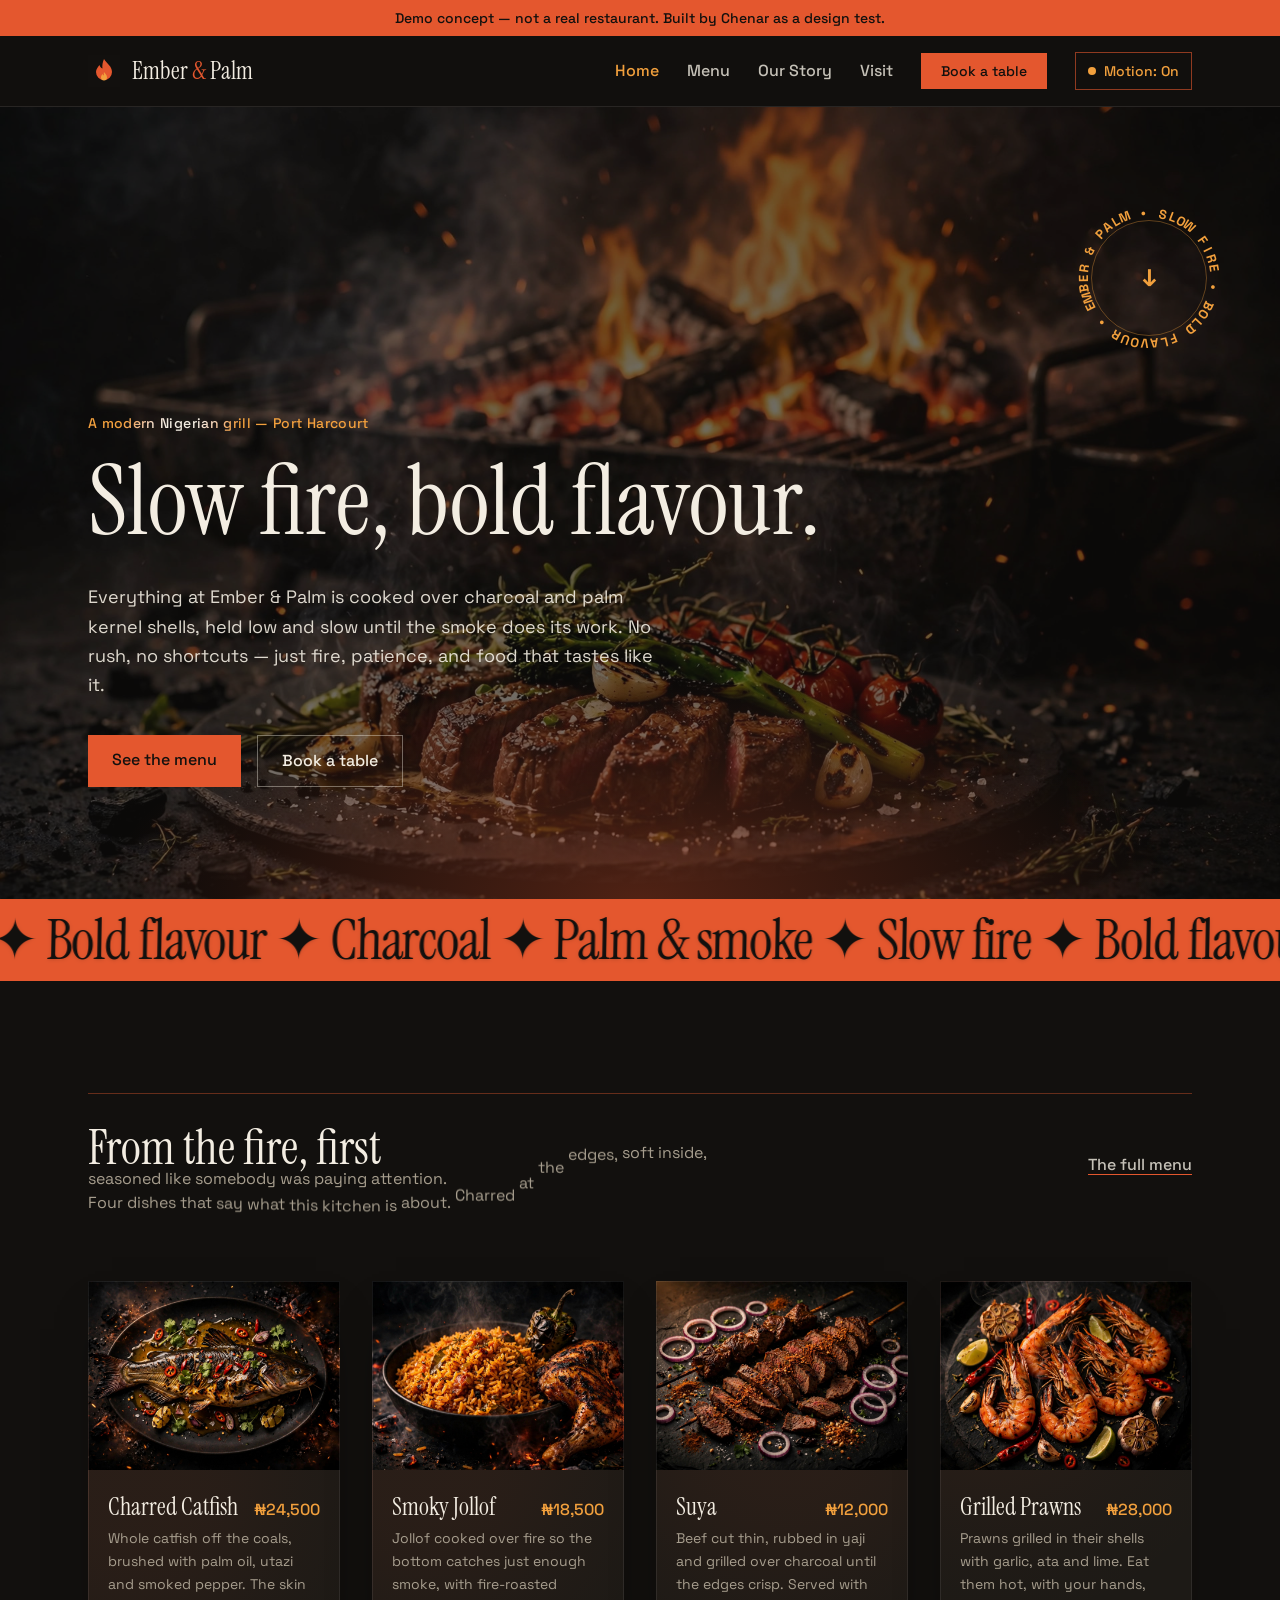
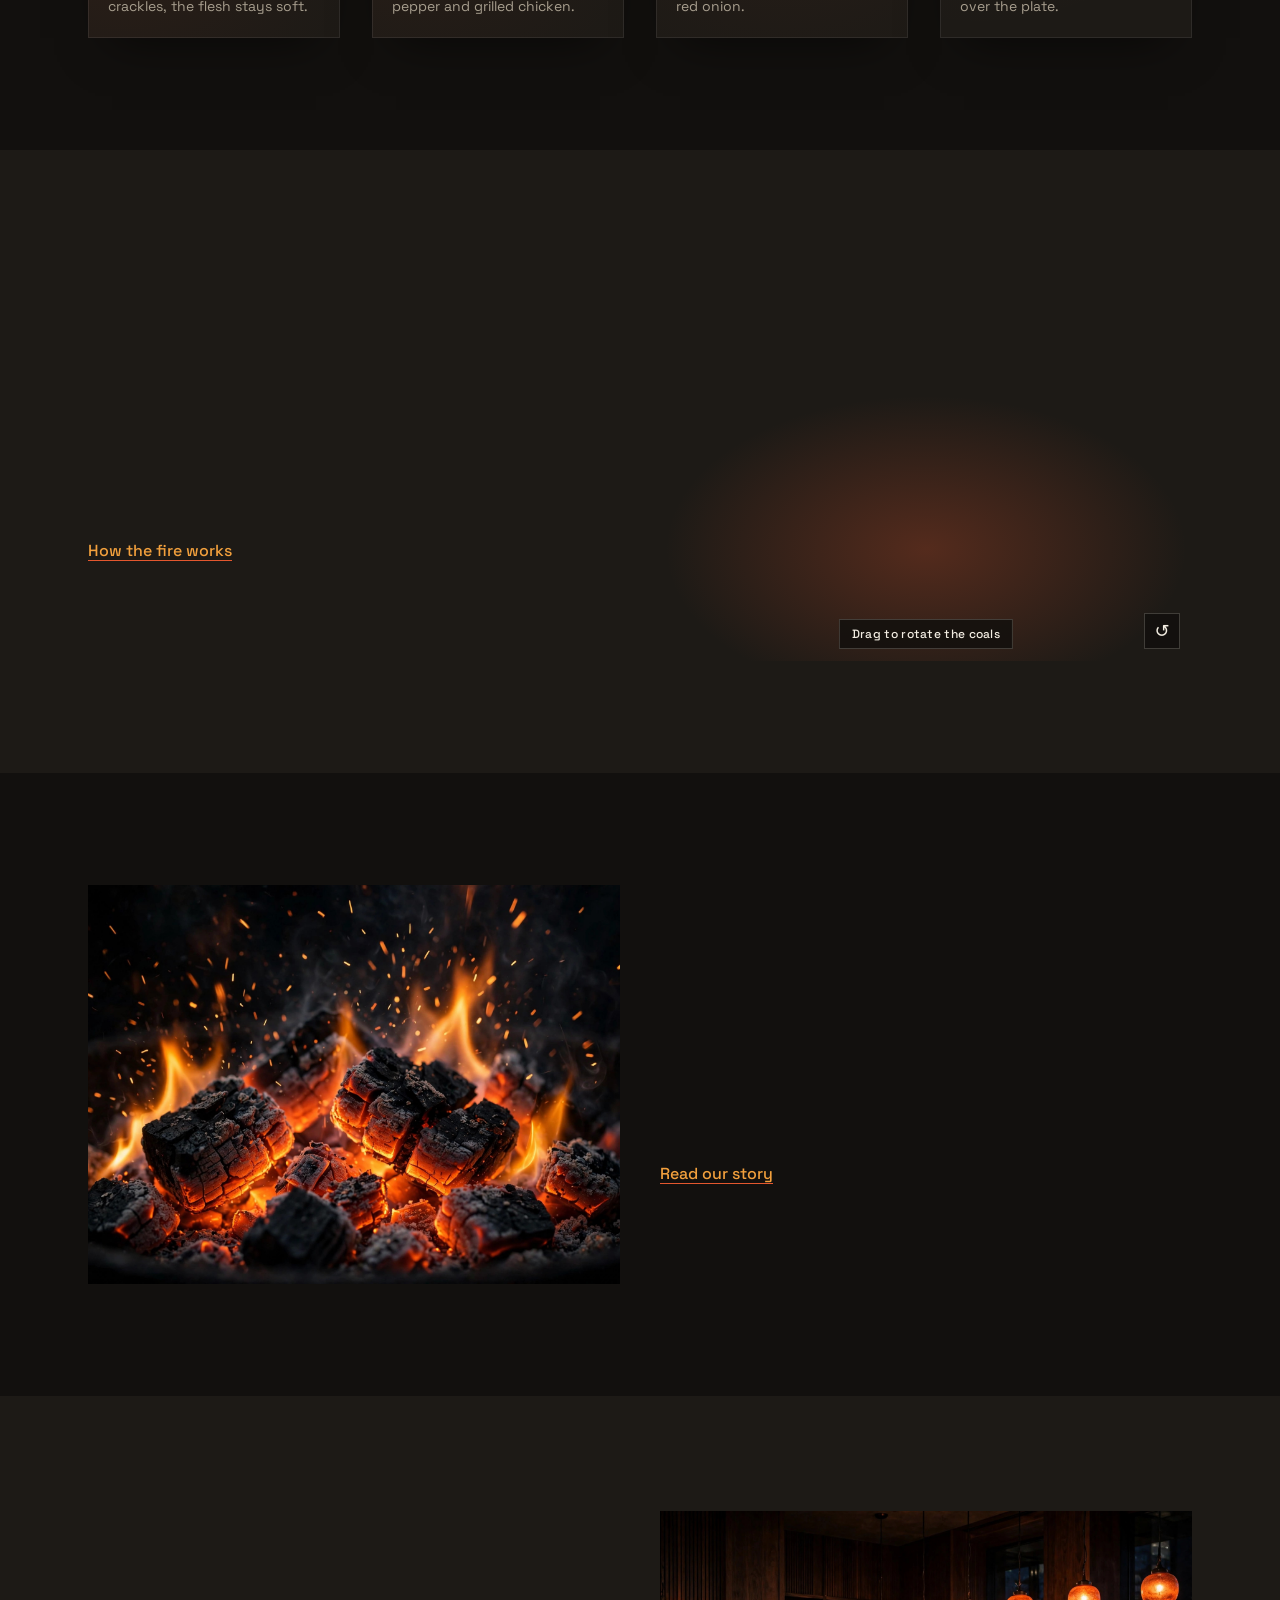
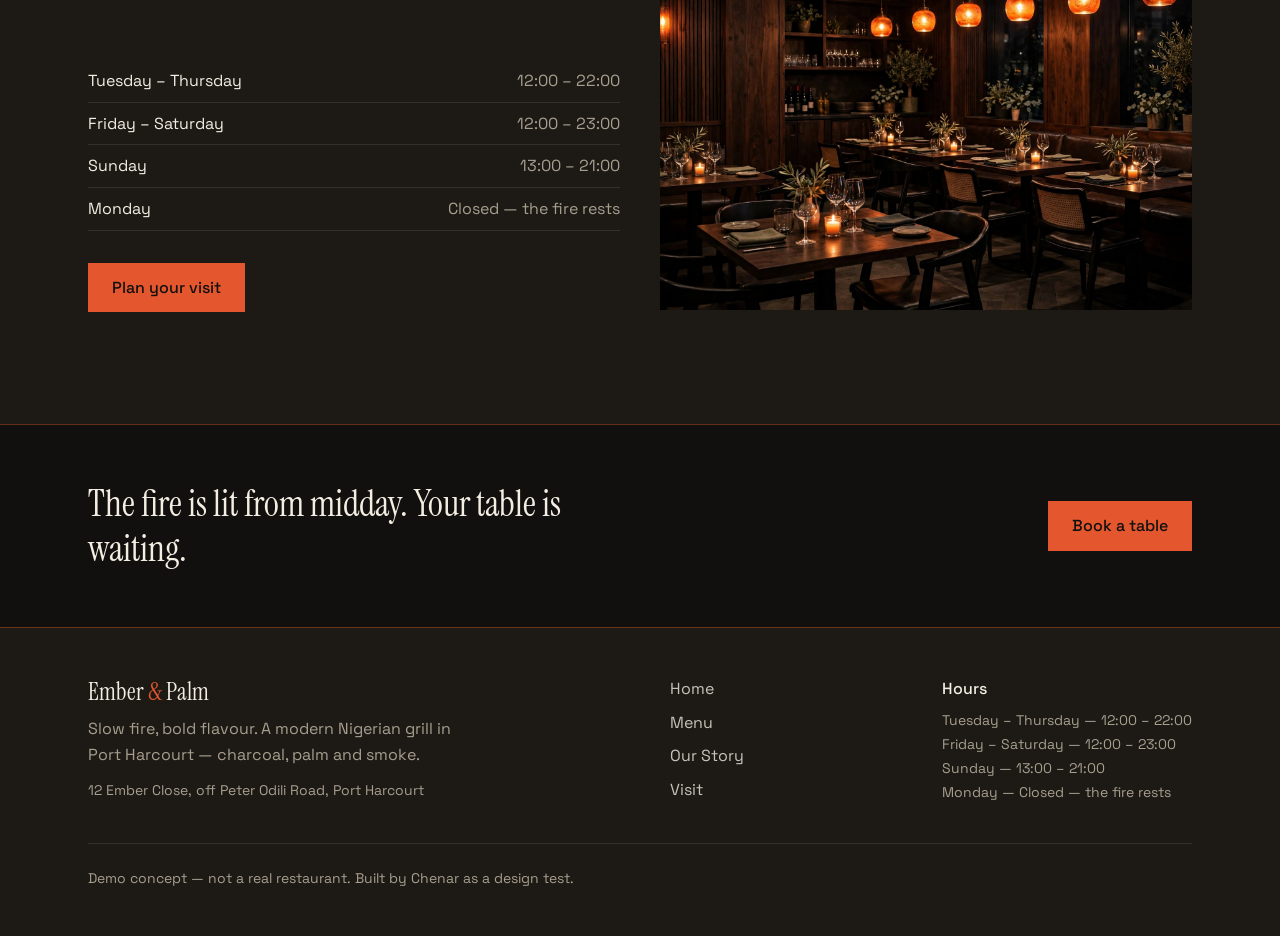
<file: index.html>
<!doctype html>
<html lang="en">
  <head>
    <meta charset="UTF-8" />
    <link rel="icon" type="image/svg+xml" href="./ember.svg" />
    <meta name="viewport" content="width=device-width, initial-scale=1.0" />
    <meta
      name="description"
      content="Ember & Palm — a modern Nigerian grill in Port Harcourt. Slow fire, bold flavour. Open-fire grilling, palm and smoke."
    />
    <link rel="preconnect" href="https://fonts.googleapis.com" />
    <link rel="preconnect" href="https://fonts.gstatic.com" crossorigin />
    <link
      href="https://fonts.googleapis.com/css2?family=Instrument+Serif:ital@0;1&family=Space+Grotesk:wght@400;500;600;700&display=swap"
      rel="stylesheet"
    />
    <title>Ember &amp; Palm — Slow fire, bold flavour</title>
    <script type="module" crossorigin src="./assets/index-C1EaSo8z.js"></script>
    <link rel="stylesheet" crossorigin href="./assets/index-WV-nbjeE.css">
  </head>
  <body>
    <div id="root"></div>
  </body>
</html>
</file>
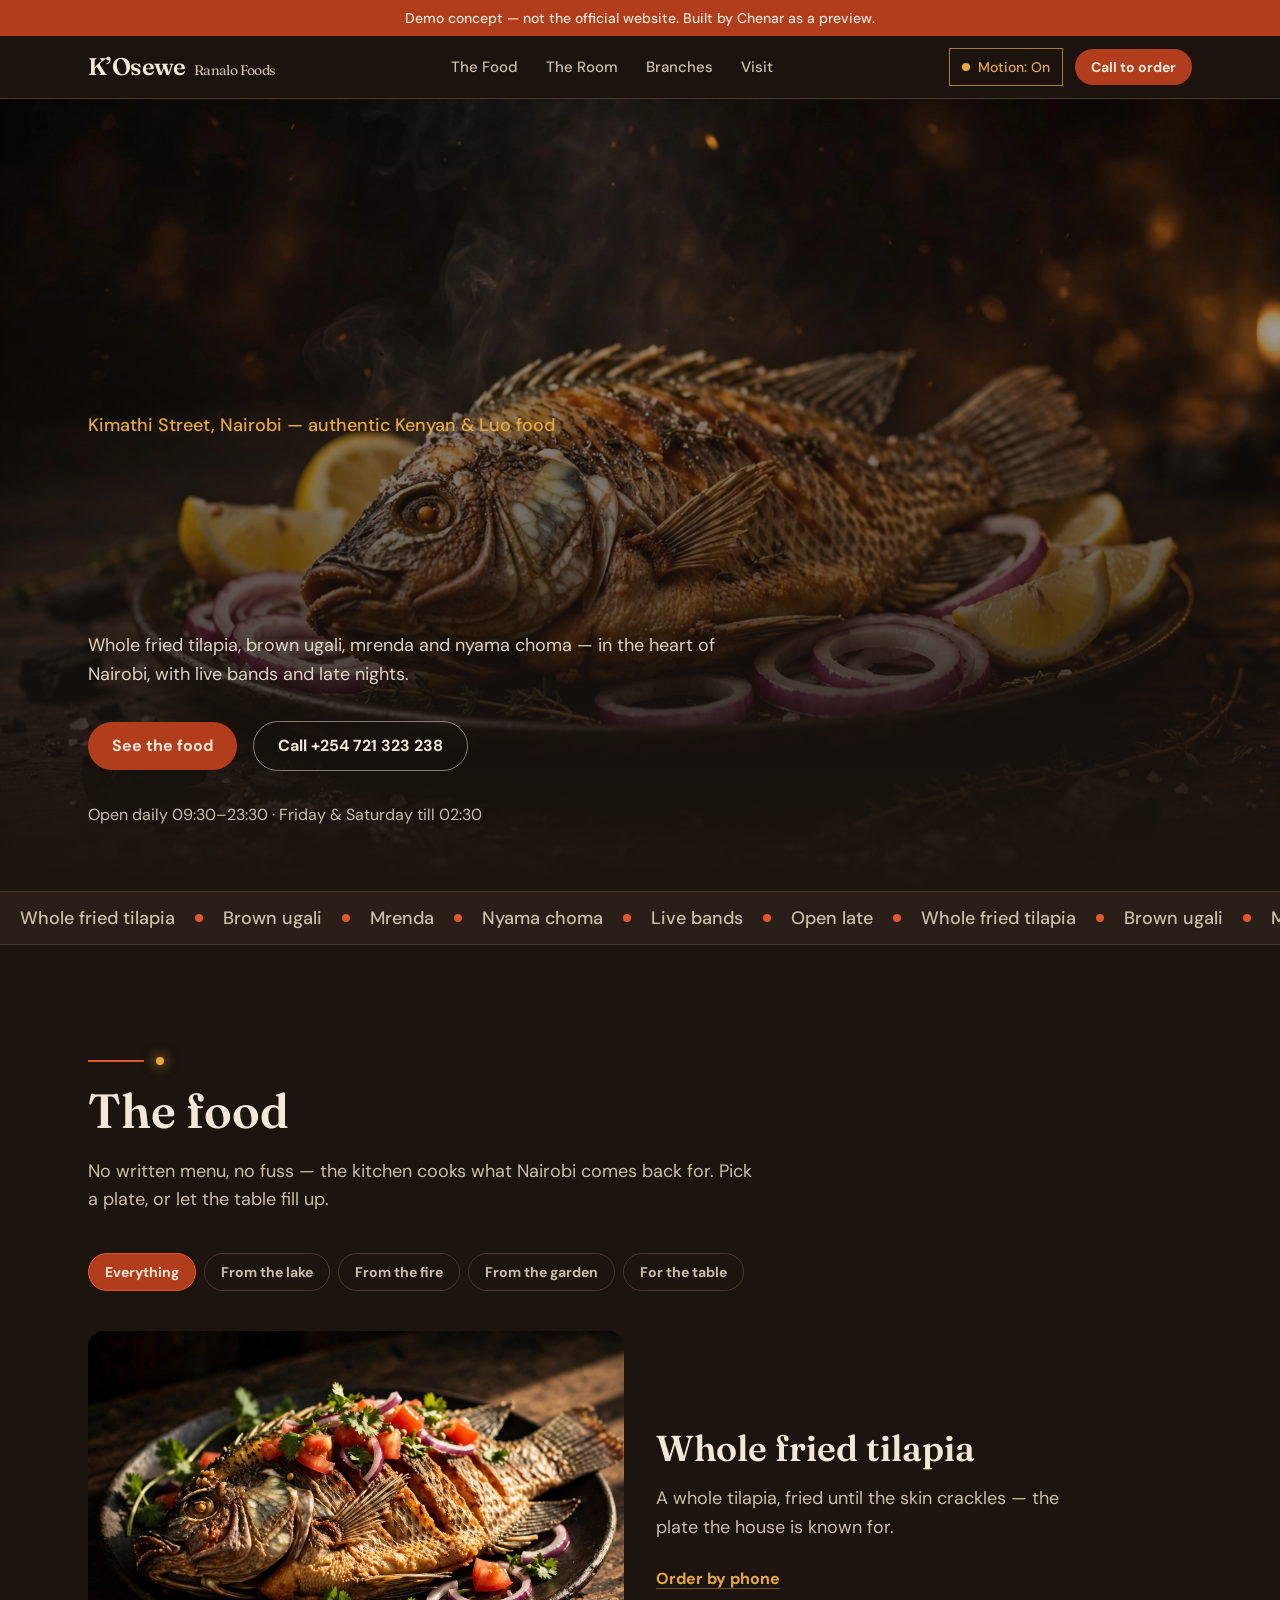
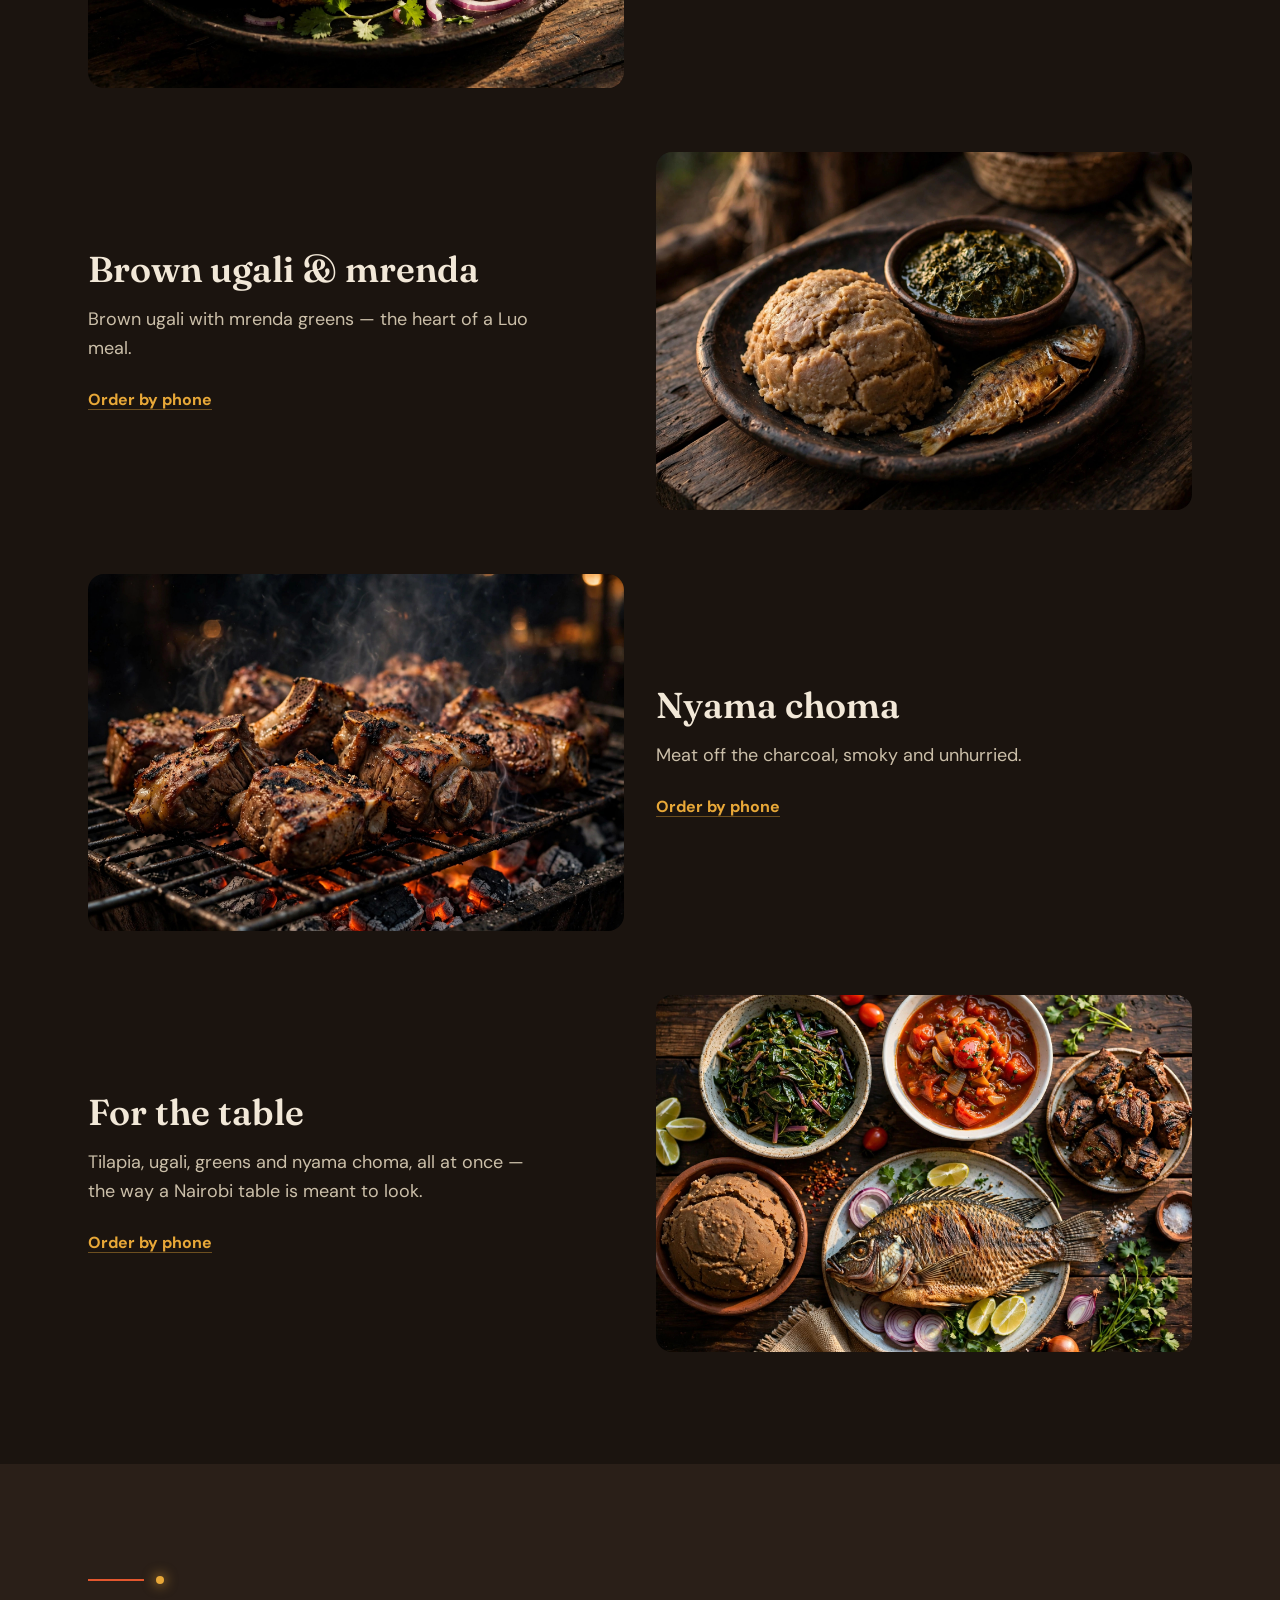
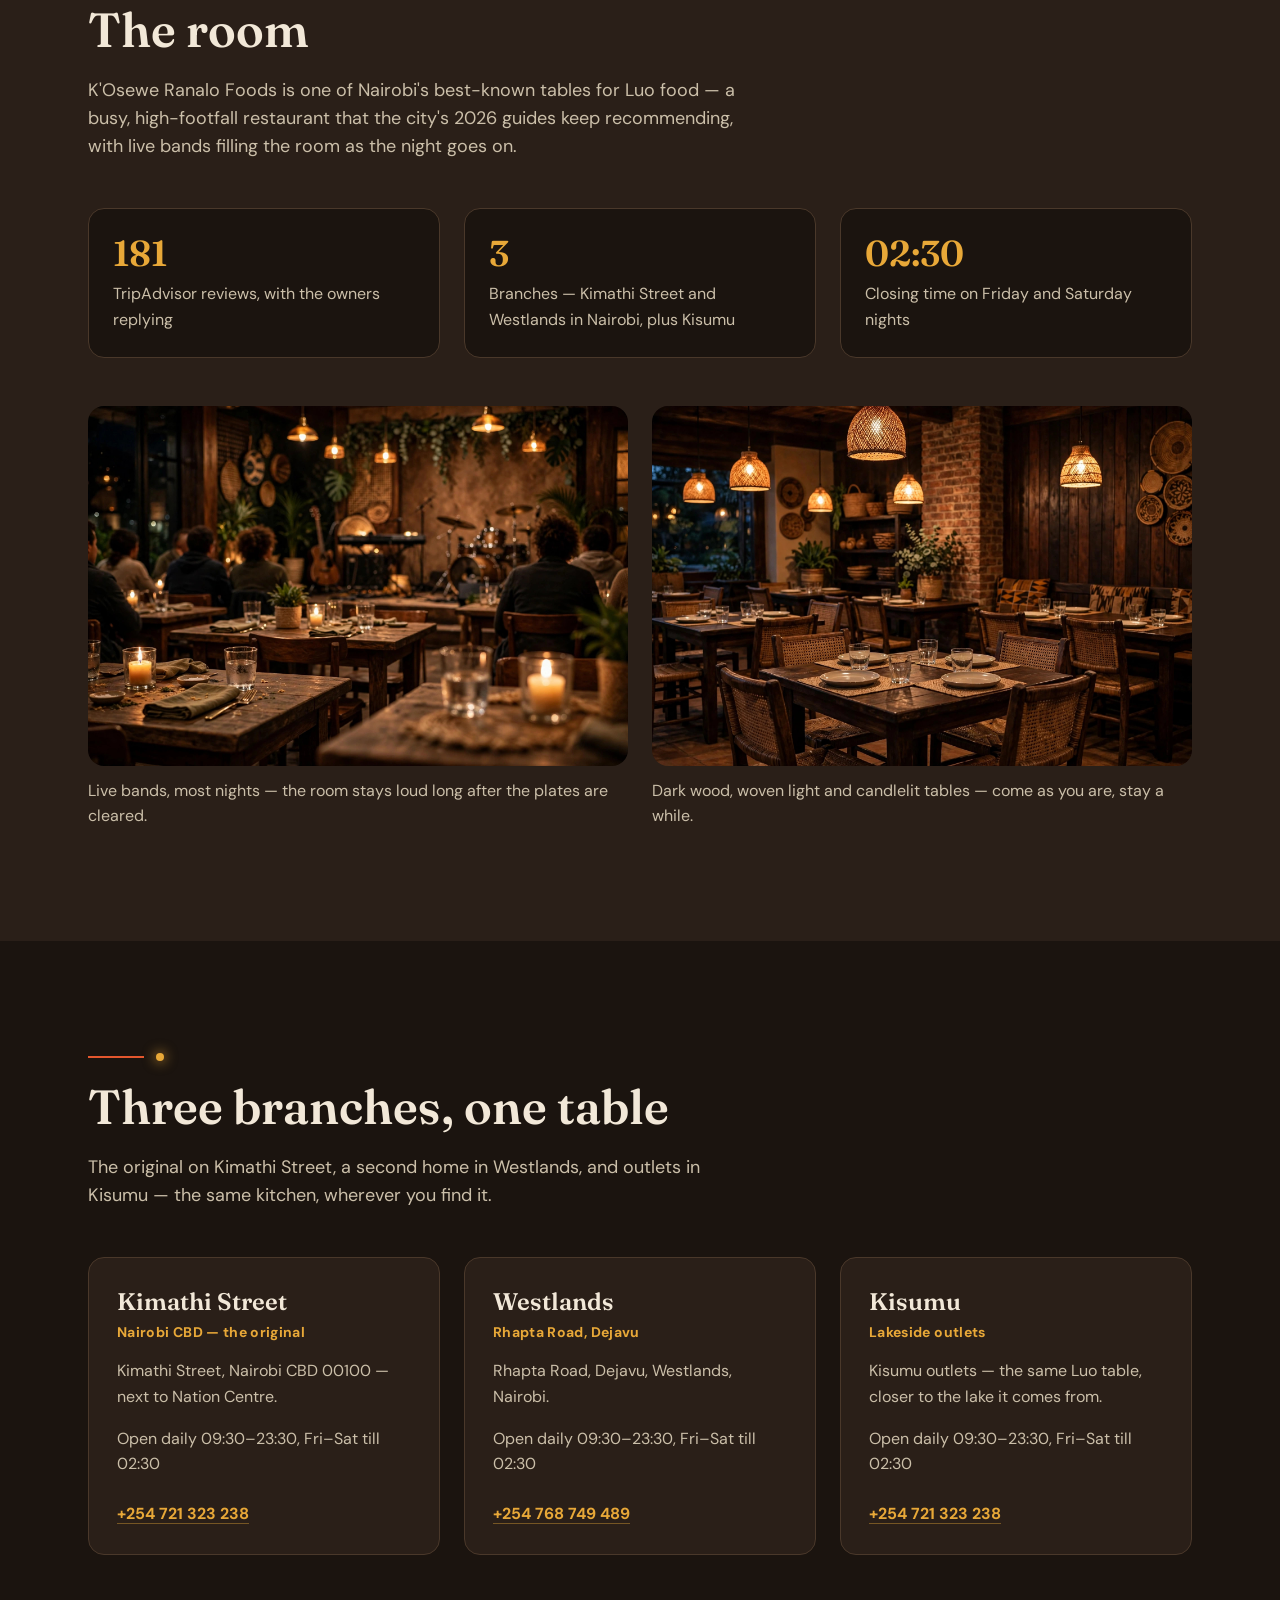
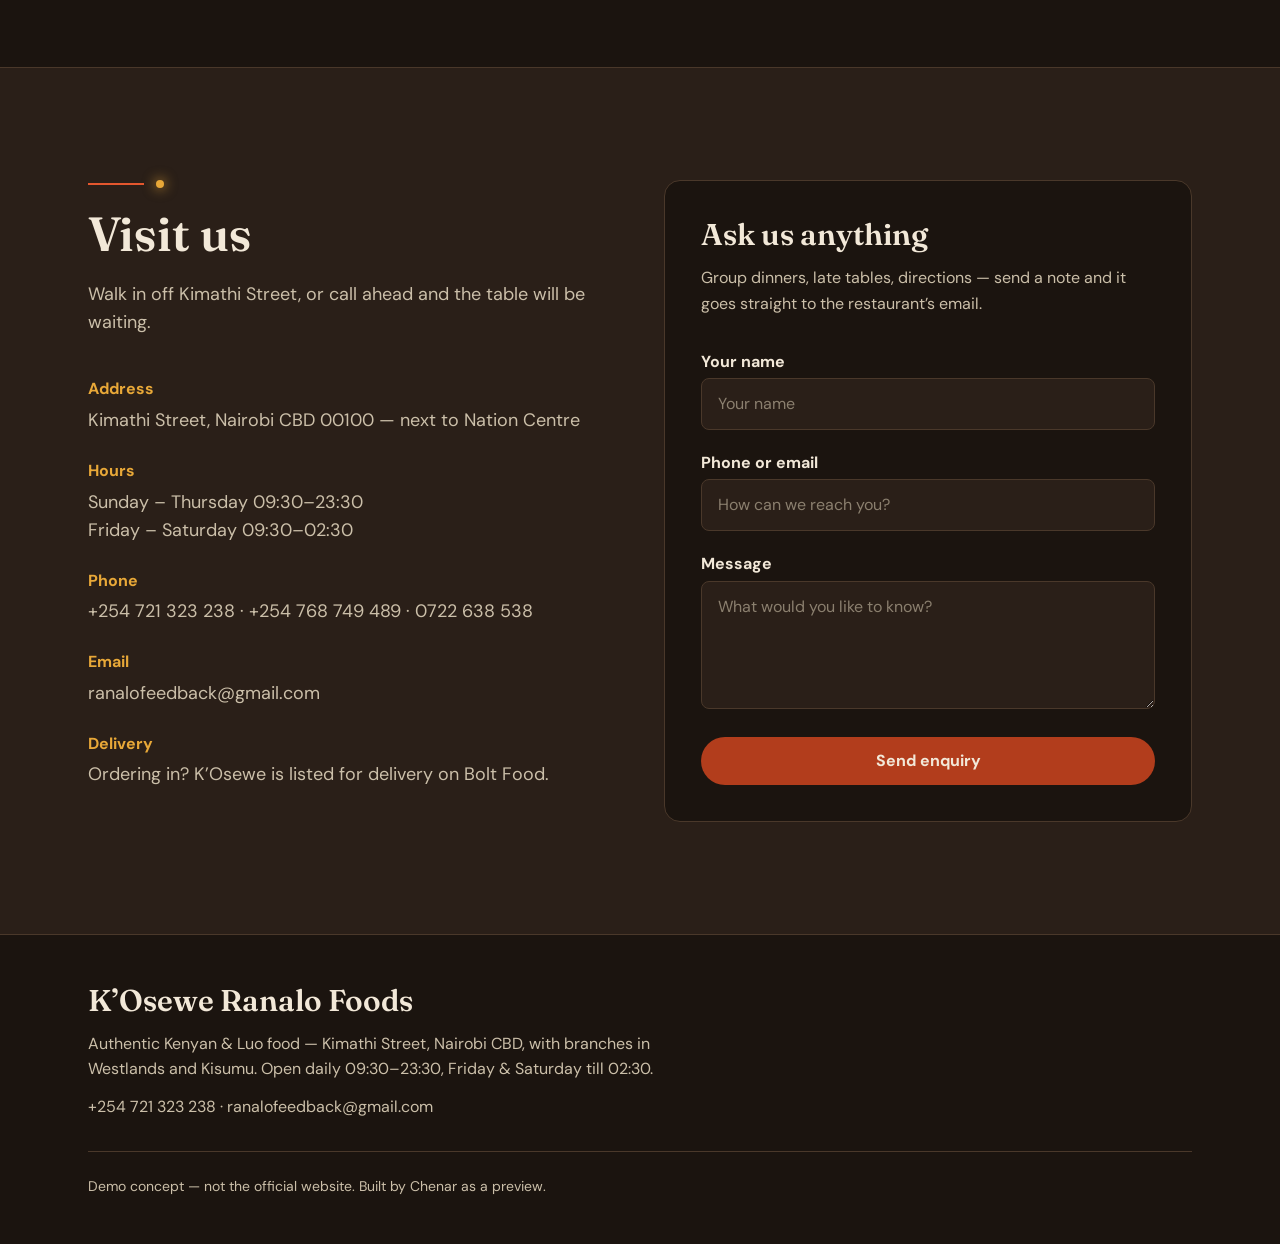
<file: kosewe/index.html>
<!doctype html>
<html lang="en">
  <head>
    <meta charset="UTF-8" />
    <link rel="icon" type="image/svg+xml" href="./favicon.svg" />
    <meta name="viewport" content="width=device-width, initial-scale=1.0" />
    <meta
      name="description"
      content="K'Osewe Ranalo Foods — authentic Kenyan and Luo food on Kimathi Street, Nairobi. Whole fried tilapia, brown ugali, mrenda and nyama choma, with live bands. Open daily 09:30–23:30, Friday and Saturday till 02:30."
    />
    <link rel="preconnect" href="https://fonts.googleapis.com" />
    <link rel="preconnect" href="https://fonts.gstatic.com" crossorigin />
    <link
      href="https://fonts.googleapis.com/css2?family=Fraunces:ital,opsz,wght@0,9..144,500;0,9..144,600;0,9..144,700;1,9..144,500&family=DM+Sans:opsz,wght@9..40,400;9..40,500;9..40,700&display=swap"
      rel="stylesheet"
    />
    <title>K'Osewe Ranalo Foods — Authentic Kenyan Kitchen, Nairobi</title>
    <script type="module" crossorigin src="./assets/index-BY9cdbER.js"></script>
    <link rel="stylesheet" crossorigin href="./assets/index-Dfif4Cmt.css">
  </head>
  <body>
    <div id="root"></div>
  </body>
</html>
</file>
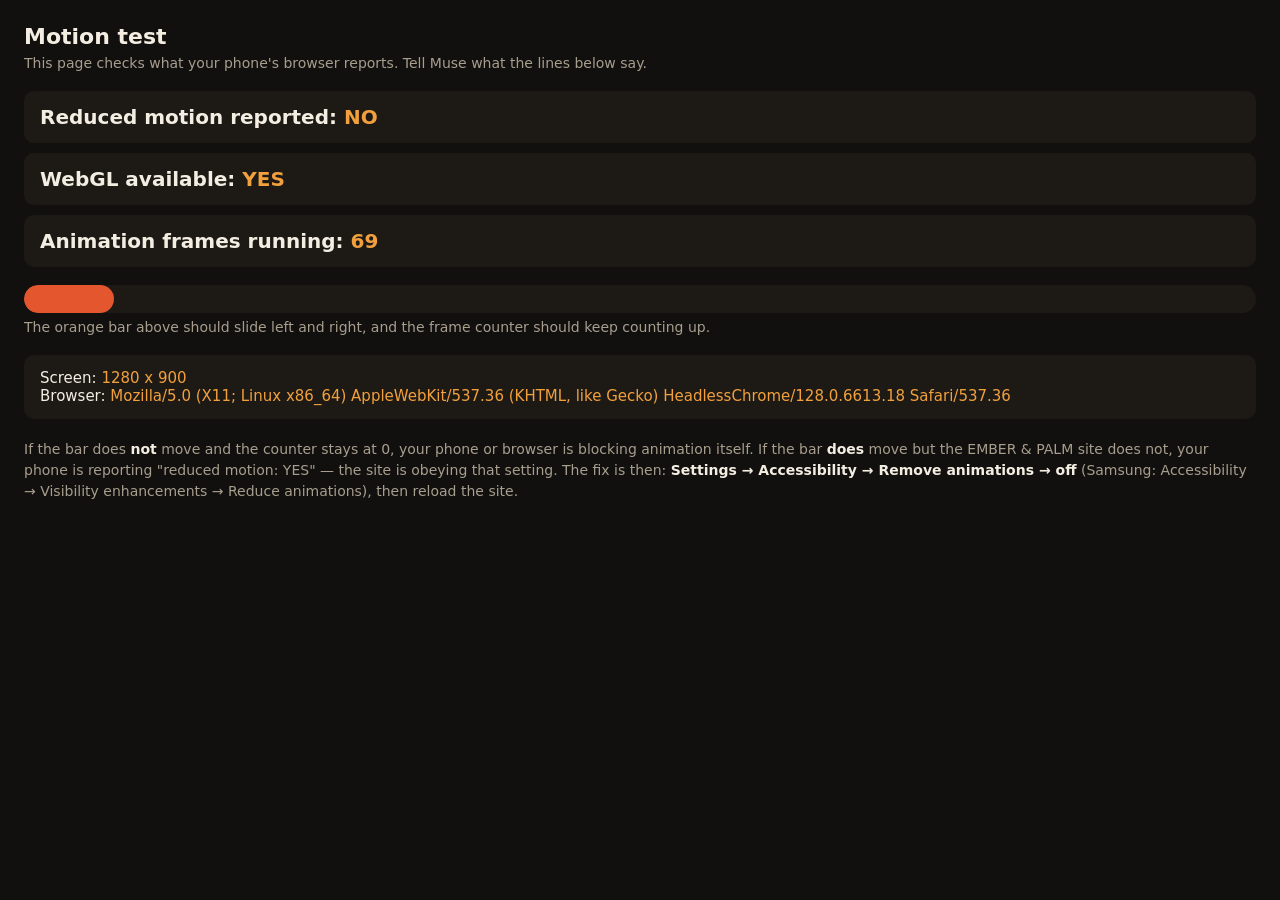
<file: motion-test.html>
<!DOCTYPE html>
<html lang="en">
<head>
<meta charset="utf-8">
<meta name="viewport" content="width=device-width, initial-scale=1">
<title>Motion test — Chenar</title>
<style>
  body { margin: 0; background: #12100E; color: #F3EDE2; font-family: system-ui, sans-serif; padding: 24px; }
  h1 { font-size: 22px; margin: 0 0 6px; }
  p.sub { color: #A79E8E; margin: 0 0 20px; font-size: 14px; }
  .line { font-size: 20px; font-weight: 700; padding: 14px 16px; border-radius: 10px; margin: 0 0 10px; background: #1D1A16; }
  .line span { color: #F2A03D; }
  .bar-track { height: 28px; background: #1D1A16; border-radius: 14px; overflow: hidden; margin: 18px 0 6px; }
  .bar { width: 90px; height: 28px; border-radius: 14px; background: #E4572E; animation: slide 1.6s ease-in-out infinite alternate; }
  @keyframes slide { from { transform: translateX(0); } to { transform: translateX(260px); } }
  .note { color: #A79E8E; font-size: 14px; line-height: 1.5; margin-top: 20px; }
  .note b { color: #F3EDE2; }
</style>
</head>
<body>
  <h1>Motion test</h1>
  <p class="sub">This page checks what your phone's browser reports. Tell Muse what the lines below say.</p>

  <div class="line">Reduced motion reported: <span id="rm">checking…</span></div>
  <div class="line">WebGL available: <span id="gl">checking…</span></div>
  <div class="line">Animation frames running: <span id="raf">0</span></div>

  <div class="bar-track"><div class="bar"></div></div>
  <p class="sub">The orange bar above should slide left and right, and the frame counter should keep counting up.</p>

  <div class="line" style="font-size:15px;font-weight:400">Screen: <span id="vp">…</span><br>Browser: <span id="ua">…</span></div>

  <p class="note">If the bar does <b>not</b> move and the counter stays at 0, your phone or browser is blocking animation itself. If the bar <b>does</b> move but the EMBER &amp; PALM site does not, your phone is reporting "reduced motion: YES" — the site is obeying that setting. The fix is then: <b>Settings → Accessibility → Remove animations → off</b> (Samsung: Accessibility → Visibility enhancements → Reduce animations), then reload the site.</p>

<script>
  var rm = window.matchMedia('(prefers-reduced-motion: reduce)');
  document.getElementById('rm').textContent = rm.matches ? 'YES' : 'NO';
  var glOK = 'NO';
  try {
    var c = document.createElement('canvas');
    glOK = (c.getContext('webgl') || c.getContext('experimental-webgl')) ? 'YES' : 'NO';
  } catch (e) { glOK = 'NO'; }
  document.getElementById('gl').textContent = glOK;
  document.getElementById('vp').textContent = window.innerWidth + ' x ' + window.innerHeight;
  document.getElementById('ua').textContent = navigator.userAgent;
  var n = 0, el = document.getElementById('raf');
  function tick() { n++; el.textContent = n; requestAnimationFrame(tick); }
  requestAnimationFrame(tick);
</script>
</body>
</html>
</file>
<file: assets/index-WV-nbjeE.css>
/*! tailwindcss v4.3.5 | MIT License | https://tailwindcss.com */
@layer properties{@supports (((-webkit-hyphens:none)) and (not (margin-trim:block))) or ((-moz-orient:inline) and (not (color:rgb(from red r g b)))){*,:before,:after,::backdrop{--tw-translate-x:0;--tw-translate-y:0;--tw-translate-z:0;--tw-rotate-x:initial;--tw-rotate-y:initial;--tw-rotate-z:initial;--tw-skew-x:initial;--tw-skew-y:initial;--tw-space-y-reverse:0;--tw-border-style:solid;--tw-leading:initial;--tw-font-weight:initial;--tw-tracking:initial;--tw-shadow:0 0 #0000;--tw-shadow-color:initial;--tw-shadow-alpha:100%;--tw-inset-shadow:0 0 #0000;--tw-inset-shadow-color:initial;--tw-inset-shadow-alpha:100%;--tw-ring-color:initial;--tw-ring-shadow:0 0 #0000;--tw-inset-ring-color:initial;--tw-inset-ring-shadow:0 0 #0000;--tw-ring-inset:initial;--tw-ring-offset-width:0px;--tw-ring-offset-color:#fff;--tw-ring-offset-shadow:0 0 #0000;--tw-outline-style:solid;--tw-blur:initial;--tw-brightness:initial;--tw-contrast:initial;--tw-grayscale:initial;--tw-hue-rotate:initial;--tw-invert:initial;--tw-opacity:initial;--tw-saturate:initial;--tw-sepia:initial;--tw-drop-shadow:initial;--tw-drop-shadow-color:initial;--tw-drop-shadow-alpha:100%;--tw-drop-shadow-size:initial;--tw-backdrop-blur:initial;--tw-backdrop-brightness:initial;--tw-backdrop-contrast:initial;--tw-backdrop-grayscale:initial;--tw-backdrop-hue-rotate:initial;--tw-backdrop-invert:initial;--tw-backdrop-opacity:initial;--tw-backdrop-saturate:initial;--tw-backdrop-sepia:initial;--tw-duration:initial;--tw-ease:initial}}}@layer theme{:root,:host{--font-sans:"Space Grotesk", system-ui, -apple-system, "Segoe UI", sans-serif;--font-mono:ui-monospace, SFMono-Regular, Menlo, Monaco, Consolas, "Liberation Mono", "Courier New", monospace;--color-black:#000;--spacing:.25rem;--container-sm:24rem;--container-xl:36rem;--container-2xl:42rem;--container-3xl:48rem;--container-6xl:72rem;--text-xs:.75rem;--text-xs--line-height:calc(1 / .75);--text-sm:.875rem;--text-sm--line-height:calc(1.25 / .875);--text-lg:1.125rem;--text-lg--line-height:calc(1.75 / 1.125);--text-2xl:1.5rem;--text-2xl--line-height:calc(2 / 1.5);--text-3xl:1.875rem;--text-3xl--line-height:calc(2.25 / 1.875);--text-4xl:2.25rem;--text-4xl--line-height:calc(2.5 / 2.25);--text-5xl:3rem;--text-5xl--line-height:1;--text-6xl:3.75rem;--text-6xl--line-height:1;--text-8xl:6rem;--text-8xl--line-height:1;--font-weight-medium:500;--font-weight-bold:700;--tracking-wide:.025em;--leading-tight:1.25;--leading-snug:1.375;--leading-relaxed:1.625;--radius-3xl:1.5rem;--ease-in-out:cubic-bezier(.4, 0, .2, 1);--default-transition-duration:.15s;--default-transition-timing-function:cubic-bezier(.4, 0, .2, 1);--default-font-family:var(--font-sans);--default-mono-font-family:var(--font-mono);--color-coal:#12100e;--color-char:#1d1a16;--color-ember:#e4572e;--color-flame:#f2a03d;--color-palm:#7a8b5a;--color-bone:#f3ede2;--color-smoke:#a79e8e;--font-display:"Instrument Serif", Georgia, "Times New Roman", serif}}@layer base{*,:after,:before,::backdrop{box-sizing:border-box;border:0 solid;margin:0;padding:0}::file-selector-button{box-sizing:border-box;border:0 solid;margin:0;padding:0}html,:host{-webkit-text-size-adjust:100%;tab-size:4;line-height:1.5;font-family:var(--default-font-family,-apple-system, BlinkMacSystemFont, "Segoe UI", Roboto, "Helvetica Neue", "Noto Sans", Arial, sans-serif, "Apple Color Emoji", "Segoe UI Emoji", "Segoe UI Symbol", "Noto Color Emoji");font-feature-settings:var(--default-font-feature-settings,normal);font-variation-settings:var(--default-font-variation-settings,normal);-webkit-tap-highlight-color:transparent}hr{height:0;color:inherit;border-top-width:1px}abbr:where([title]){-webkit-text-decoration:underline dotted;text-decoration:underline dotted}h1,h2,h3,h4,h5,h6{font-size:inherit;font-weight:inherit}a{color:inherit;-webkit-text-decoration:inherit;-webkit-text-decoration:inherit;-webkit-text-decoration:inherit;-webkit-text-decoration:inherit;text-decoration:inherit}b,strong{font-weight:bolder}code,kbd,samp,pre{font-family:var(--default-mono-font-family,ui-monospace, SFMono-Regular, Menlo, Monaco, Consolas, "Liberation Mono", "Courier New", monospace);font-feature-settings:var(--default-mono-font-feature-settings,normal);font-variation-settings:var(--default-mono-font-variation-settings,normal);font-size:1em}small{font-size:80%}sub,sup{vertical-align:baseline;font-size:75%;line-height:0;position:relative}sub{bottom:-.25em}sup{top:-.5em}table{text-indent:0;border-color:inherit;border-collapse:collapse}:-moz-focusring:where(:not(iframe)){outline:auto}progress{vertical-align:baseline}summary{display:list-item}ol,ul,menu{list-style:none}img,svg,video,canvas,audio,iframe,embed,object{vertical-align:middle;display:block}img,video{max-width:100%;height:auto}button,input,select,optgroup,textarea{font:inherit;font-feature-settings:inherit;font-variation-settings:inherit;letter-spacing:inherit;color:inherit;opacity:1;background-color:#0000;border-radius:0}::file-selector-button{font:inherit;font-feature-settings:inherit;font-variation-settings:inherit;letter-spacing:inherit;color:inherit;opacity:1;background-color:#0000;border-radius:0}:where(select:is([multiple],[size])) optgroup{font-weight:bolder}:where(select:is([multiple],[size])) optgroup option{padding-inline-start:20px}::file-selector-button{margin-inline-end:4px}::placeholder{opacity:1}@supports (not ((-webkit-appearance:-apple-pay-button))) or (contain-intrinsic-size:1px){::placeholder{color:currentColor}@supports (color:color-mix(in lab, red, red)){::placeholder{color:color-mix(in oklab, currentcolor 50%, transparent)}}}textarea{resize:vertical}::-webkit-search-decoration{-webkit-appearance:none}::-webkit-date-and-time-value{min-height:1lh;text-align:inherit}::-webkit-datetime-edit{display:inline-flex}::-webkit-datetime-edit-fields-wrapper{padding:0}::-webkit-datetime-edit{padding-block:0}::-webkit-datetime-edit-year-field{padding-block:0}::-webkit-datetime-edit-month-field{padding-block:0}::-webkit-datetime-edit-day-field{padding-block:0}::-webkit-datetime-edit-hour-field{padding-block:0}::-webkit-datetime-edit-minute-field{padding-block:0}::-webkit-datetime-edit-second-field{padding-block:0}::-webkit-datetime-edit-millisecond-field{padding-block:0}::-webkit-datetime-edit-meridiem-field{padding-block:0}::-webkit-calendar-picker-indicator{line-height:1}:-moz-ui-invalid{box-shadow:none}button,input:where([type=button],[type=reset],[type=submit]){appearance:button}::file-selector-button{appearance:button}::-webkit-inner-spin-button{height:auto}::-webkit-outer-spin-button{height:auto}[hidden]:where(:not([hidden=until-found])){display:none!important}html{scroll-behavior:auto}body{background-color:var(--color-coal);font-family:var(--font-sans);color:var(--color-bone);-webkit-font-smoothing:antialiased;-moz-osx-font-smoothing:grayscale;font-size:16px;line-height:1.6}::selection{background:var(--color-ember);color:var(--color-bone)}:focus-visible{outline:2px solid var(--color-flame);outline-offset:3px;border-radius:2px}img{max-width:100%}}@layer components{.ember-rule{border-top-style:var(--tw-border-style);border-color:#e4572e66;border-top-width:1px}@supports (color:color-mix(in lab, red, red)){.ember-rule{border-color:color-mix(in oklab, var(--color-ember) 40%, transparent)}}.dish-leader{margin-inline:calc(var(--spacing) * 3);border-bottom-style:var(--tw-border-style);--tw-border-style:dotted;border-style:dotted;border-color:#a79e8e80;border-bottom-width:1px;flex:1}@supports (color:color-mix(in lab, red, red)){.dish-leader{border-color:color-mix(in oklab, var(--color-smoke) 50%, transparent)}}.dish-leader{transform:translateY(-4px)}.btn-ember{background-color:var(--color-ember);padding-inline:calc(var(--spacing) * 6);padding-block:calc(var(--spacing) * 3);--tw-font-weight:var(--font-weight-medium);font-weight:var(--font-weight-medium);color:var(--color-coal);transition-property:color,background-color,border-color,outline-color,text-decoration-color,fill,stroke,--tw-gradient-from,--tw-gradient-via,--tw-gradient-to;transition-timing-function:var(--tw-ease,var(--default-transition-timing-function));transition-duration:var(--tw-duration,var(--default-transition-duration));--tw-duration:.1s;--tw-ease:cubic-bezier(.4,0,.2,1);transition-duration:.1s;transition-timing-function:cubic-bezier(.4,0,.2,1);display:inline-block}@media (hover:hover){.btn-ember:hover{background-color:var(--color-flame);color:var(--color-coal)}}.btn-ember:active{scale:.98}.btn-ghost{border-style:var(--tw-border-style);border-width:1px;border-color:#f3ede266;display:inline-block}@supports (color:color-mix(in lab, red, red)){.btn-ghost{border-color:color-mix(in oklab, var(--color-bone) 40%, transparent)}}.btn-ghost{padding-inline:calc(var(--spacing) * 6);padding-block:calc(var(--spacing) * 3);--tw-font-weight:var(--font-weight-medium);font-weight:var(--font-weight-medium);color:var(--color-bone);transition-property:color,background-color,border-color,outline-color,text-decoration-color,fill,stroke,--tw-gradient-from,--tw-gradient-via,--tw-gradient-to;transition-timing-function:var(--tw-ease,var(--default-transition-timing-function));transition-duration:var(--tw-duration,var(--default-transition-duration));--tw-duration:.1s;--tw-ease:cubic-bezier(.4,0,.2,1);transition-duration:.1s;transition-timing-function:cubic-bezier(.4,0,.2,1)}@media (hover:hover){.btn-ghost:hover{border-color:var(--color-flame);color:var(--color-flame)}}.btn-ghost:active{scale:.98}.nav-link{color:#f3ede2cc}@supports (color:color-mix(in lab, red, red)){.nav-link{color:color-mix(in oklab, var(--color-bone) 80%, transparent)}}.nav-link{transition-property:color,background-color,border-color,outline-color,text-decoration-color,fill,stroke,--tw-gradient-from,--tw-gradient-via,--tw-gradient-to;transition-timing-function:var(--tw-ease,var(--default-transition-timing-function));transition-duration:var(--tw-duration,var(--default-transition-duration));--tw-duration:.1s;--tw-ease:cubic-bezier(.4,0,.2,1);transition-duration:.1s;transition-timing-function:cubic-bezier(.4,0,.2,1)}@media (hover:hover){.nav-link:hover{color:var(--color-flame)}}.nav-link[aria-current=page]{color:var(--color-flame)}}@layer utilities{.pointer-events-none{pointer-events:none}.visible{visibility:visible}.sr-only{clip-path:inset(50%);white-space:nowrap;border-width:0;width:1px;height:1px;margin:-1px;padding:0;position:absolute;overflow:hidden}.absolute{position:absolute}.fixed{position:fixed}.relative{position:relative}.static{position:static}.sticky{position:sticky}.inset-0{inset:0}.inset-\[1\.3em\]{inset:1.3em}.inset-x-0{inset-inline:0}.top-0{top:0}.top-24{top:calc(var(--spacing) * 24)}.right-3{right:calc(var(--spacing) * 3)}.right-6{right:calc(var(--spacing) * 6)}.bottom-0{bottom:0}.bottom-3{bottom:calc(var(--spacing) * 3)}.left-1\/2{left:50%}.isolate{isolation:isolate}.-z-10{z-index:calc(10 * -1)}.z-10{z-index:10}.z-50{z-index:50}.z-\[1\]{z-index:1}.container{width:100%}@media (width>=40rem){.container{max-width:40rem}}@media (width>=48rem){.container{max-width:48rem}}@media (width>=64rem){.container{max-width:64rem}}@media (width>=80rem){.container{max-width:80rem}}@media (width>=96rem){.container{max-width:96rem}}.mx-auto{margin-inline:auto}.mt-1{margin-top:var(--spacing)}.mt-2{margin-top:calc(var(--spacing) * 2)}.mt-3{margin-top:calc(var(--spacing) * 3)}.mt-4{margin-top:calc(var(--spacing) * 4)}.mt-5{margin-top:calc(var(--spacing) * 5)}.mt-6{margin-top:calc(var(--spacing) * 6)}.mt-8{margin-top:calc(var(--spacing) * 8)}.mt-9{margin-top:calc(var(--spacing) * 9)}.mt-10{margin-top:calc(var(--spacing) * 10)}.mt-12{margin-top:calc(var(--spacing) * 12)}.mt-16{margin-top:calc(var(--spacing) * 16)}.mb-2{margin-bottom:calc(var(--spacing) * 2)}.mb-5{margin-bottom:calc(var(--spacing) * 5)}.box-border{box-sizing:border-box}.block{display:block}.flex{display:flex}.grid{display:grid}.hidden{display:none}.inline{display:inline}.inline-block{display:inline-block}.inline-flex{display:inline-flex}.table{display:table}.aspect-\[4\/3\]{aspect-ratio:4/3}.aspect-\[16\/7\]{aspect-ratio:16/7}.h-2{height:calc(var(--spacing) * 2)}.h-2\/3{height:66.6667%}.h-8{height:calc(var(--spacing) * 8)}.h-9{height:calc(var(--spacing) * 9)}.h-80{height:calc(var(--spacing) * 80)}.h-full{height:100%}.min-h-\[88vh\]{min-height:88vh}.min-h-screen{min-height:100vh}.w-2{width:calc(var(--spacing) * 2)}.w-8{width:calc(var(--spacing) * 8)}.w-9{width:calc(var(--spacing) * 9)}.w-full{width:100%}.max-w-2xl{max-width:var(--container-2xl)}.max-w-3xl{max-width:var(--container-3xl)}.max-w-6xl{max-width:var(--container-6xl)}.max-w-sm{max-width:var(--container-sm)}.max-w-xl{max-width:var(--container-xl)}.flex-1{flex:1}.flex-shrink-0,.shrink-0{flex-shrink:0}.origin-top{transform-origin:top}.-translate-x-1\/2{--tw-translate-x:calc(calc(1 / 2 * 100%) * -1);translate:var(--tw-translate-x) var(--tw-translate-y)}.transform{transform:var(--tw-rotate-x, ) var(--tw-rotate-y, ) var(--tw-rotate-z, ) var(--tw-skew-x, ) var(--tw-skew-y, )}.cursor-pointer{cursor:pointer}.resize{resize:both}.flex-col{flex-direction:column}.flex-wrap{flex-wrap:wrap}.items-baseline{align-items:baseline}.items-center{align-items:center}.items-end{align-items:flex-end}.justify-between{justify-content:space-between}.justify-center{justify-content:center}.gap-2{gap:calc(var(--spacing) * 2)}.gap-3{gap:calc(var(--spacing) * 3)}.gap-4{gap:calc(var(--spacing) * 4)}.gap-5{gap:calc(var(--spacing) * 5)}.gap-6{gap:calc(var(--spacing) * 6)}.gap-7{gap:calc(var(--spacing) * 7)}.gap-8{gap:calc(var(--spacing) * 8)}.gap-10{gap:calc(var(--spacing) * 10)}.gap-12{gap:calc(var(--spacing) * 12)}:where(.space-y-1>:not(:last-child)){--tw-space-y-reverse:0;margin-block-start:calc(var(--spacing) * var(--tw-space-y-reverse));margin-block-end:calc(var(--spacing) * calc(1 - var(--tw-space-y-reverse)))}:where(.space-y-2>:not(:last-child)){--tw-space-y-reverse:0;margin-block-start:calc(calc(var(--spacing) * 2) * var(--tw-space-y-reverse));margin-block-end:calc(calc(var(--spacing) * 2) * calc(1 - var(--tw-space-y-reverse)))}:where(.space-y-3>:not(:last-child)){--tw-space-y-reverse:0;margin-block-start:calc(calc(var(--spacing) * 3) * var(--tw-space-y-reverse));margin-block-end:calc(calc(var(--spacing) * 3) * calc(1 - var(--tw-space-y-reverse)))}:where(.space-y-5>:not(:last-child)){--tw-space-y-reverse:0;margin-block-start:calc(calc(var(--spacing) * 5) * var(--tw-space-y-reverse));margin-block-end:calc(calc(var(--spacing) * 5) * calc(1 - var(--tw-space-y-reverse)))}:where(.space-y-6>:not(:last-child)){--tw-space-y-reverse:0;margin-block-start:calc(calc(var(--spacing) * 6) * var(--tw-space-y-reverse));margin-block-end:calc(calc(var(--spacing) * 6) * calc(1 - var(--tw-space-y-reverse)))}:where(.space-y-14>:not(:last-child)){--tw-space-y-reverse:0;margin-block-start:calc(calc(var(--spacing) * 14) * var(--tw-space-y-reverse));margin-block-end:calc(calc(var(--spacing) * 14) * calc(1 - var(--tw-space-y-reverse)))}.overflow-hidden{overflow:hidden}.overflow-visible{overflow:visible}.overflow-x-hidden{overflow-x:hidden}.overflow-y-auto{overflow-y:auto}.rounded-3xl{border-radius:var(--radius-3xl)}.rounded-\[28px\]{border-radius:28px}.rounded-\[inherit\]{border-radius:inherit}.rounded-full{border-radius:2147483647px}.border{border-style:var(--tw-border-style);border-width:1px}.border-y{border-block-style:var(--tw-border-style);border-block-width:1px}.border-t{border-top-style:var(--tw-border-style);border-top-width:1px}.border-b{border-bottom-style:var(--tw-border-style);border-bottom-width:1px}.border-solid{--tw-border-style:solid;border-style:solid}.border-bone\/10{border-color:#f3ede21a}@supports (color:color-mix(in lab, red, red)){.border-bone\/10{border-color:color-mix(in oklab, var(--color-bone) 10%, transparent)}}.border-bone\/20{border-color:#f3ede233}@supports (color:color-mix(in lab, red, red)){.border-bone\/20{border-color:color-mix(in oklab, var(--color-bone) 20%, transparent)}}.border-bone\/30{border-color:#f3ede24d}@supports (color:color-mix(in lab, red, red)){.border-bone\/30{border-color:color-mix(in oklab, var(--color-bone) 30%, transparent)}}.border-current{border-color:currentColor}.border-ember{border-color:var(--color-ember)}.border-ember\/40{border-color:#e4572e66}@supports (color:color-mix(in lab, red, red)){.border-ember\/40{border-color:color-mix(in oklab, var(--color-ember) 40%, transparent)}}.border-ember\/50{border-color:#e4572e80}@supports (color:color-mix(in lab, red, red)){.border-ember\/50{border-color:color-mix(in oklab, var(--color-ember) 50%, transparent)}}.border-ember\/60{border-color:#e4572e99}@supports (color:color-mix(in lab, red, red)){.border-ember\/60{border-color:color-mix(in oklab, var(--color-ember) 60%, transparent)}}.border-palm\/60{border-color:#7a8b5a99}@supports (color:color-mix(in lab, red, red)){.border-palm\/60{border-color:color-mix(in oklab, var(--color-palm) 60%, transparent)}}.\[background-color\:var\(--spotlight-card-surface\)\]{background-color:var(--spotlight-card-surface)}.bg-black{background-color:var(--color-black)}.bg-char{background-color:var(--color-char)}.bg-coal{background-color:var(--color-coal)}.bg-coal\/60{background-color:#12100e99}@supports (color:color-mix(in lab, red, red)){.bg-coal\/60{background-color:color-mix(in oklab, var(--color-coal) 60%, transparent)}}.bg-coal\/85{background-color:#12100ed9}@supports (color:color-mix(in lab, red, red)){.bg-coal\/85{background-color:color-mix(in oklab, var(--color-coal) 85%, transparent)}}.bg-coal\/95{background-color:#12100ef2}@supports (color:color-mix(in lab, red, red)){.bg-coal\/95{background-color:color-mix(in oklab, var(--color-coal) 95%, transparent)}}.bg-ember{background-color:var(--color-ember)}.bg-flame{background-color:var(--color-flame)}.bg-smoke{background-color:var(--color-smoke)}.\[background-size\:100\%_100\%\]{background-size:100% 100%}.bg-\[length\:160px_160px\]{background-size:160px 160px}.bg-clip-text{-webkit-background-clip:text;background-clip:text}.bg-no-repeat{background-repeat:no-repeat}.object-cover{object-fit:cover}.p-5{padding:calc(var(--spacing) * 5)}.p-6{padding:calc(var(--spacing) * 6)}.p-8{padding:calc(var(--spacing) * 8)}.p-10{padding:calc(var(--spacing) * 10)}.p-px{padding:1px}.\!px-5{padding-inline:calc(var(--spacing) * 5)!important}.px-3{padding-inline:calc(var(--spacing) * 3)}.px-4{padding-inline:calc(var(--spacing) * 4)}.px-6{padding-inline:calc(var(--spacing) * 6)}.px-\[clamp\(1rem\,6\%\,5rem\)\]{padding-inline:clamp(1rem,6%,5rem)}.\!py-2{padding-block:calc(var(--spacing) * 2)!important}.py-1{padding-block:var(--spacing)}.py-1\.5{padding-block:calc(var(--spacing) * 1.5)}.py-2{padding-block:calc(var(--spacing) * 2)}.py-3{padding-block:calc(var(--spacing) * 3)}.py-4{padding-block:calc(var(--spacing) * 4)}.py-12{padding-block:calc(var(--spacing) * 12)}.py-14{padding-block:calc(var(--spacing) * 14)}.py-20{padding-block:calc(var(--spacing) * 20)}.pt-4{padding-top:calc(var(--spacing) * 4)}.pt-6{padding-top:calc(var(--spacing) * 6)}.pt-16{padding-top:calc(var(--spacing) * 16)}.pt-40{padding-top:calc(var(--spacing) * 40)}.pb-2{padding-bottom:calc(var(--spacing) * 2)}.pb-20{padding-bottom:calc(var(--spacing) * 20)}.pb-24{padding-bottom:calc(var(--spacing) * 24)}.text-center{text-align:center}.font-display{font-family:var(--font-display)}.font-sans{font-family:var(--font-sans)}.text-2xl{font-size:var(--text-2xl);line-height:var(--tw-leading,var(--text-2xl--line-height))}.text-3xl{font-size:var(--text-3xl);line-height:var(--tw-leading,var(--text-3xl--line-height))}.text-4xl{font-size:var(--text-4xl);line-height:var(--tw-leading,var(--text-4xl--line-height))}.text-5xl{font-size:var(--text-5xl);line-height:var(--tw-leading,var(--text-5xl--line-height))}.text-6xl{font-size:var(--text-6xl);line-height:var(--tw-leading,var(--text-6xl--line-height))}.text-lg{font-size:var(--text-lg);line-height:var(--tw-leading,var(--text-lg--line-height))}.text-sm{font-size:var(--text-sm);line-height:var(--tw-leading,var(--text-sm--line-height))}.text-xs{font-size:var(--text-xs);line-height:var(--tw-leading,var(--text-xs--line-height))}.leading-\[1\.02\]{--tw-leading:1.02;line-height:1.02}.leading-none{--tw-leading:1;line-height:1}.leading-relaxed{--tw-leading:var(--leading-relaxed);line-height:var(--leading-relaxed)}.leading-snug{--tw-leading:var(--leading-snug);line-height:var(--leading-snug)}.leading-tight{--tw-leading:var(--leading-tight);line-height:var(--leading-tight)}.font-bold{--tw-font-weight:var(--font-weight-bold);font-weight:var(--font-weight-bold)}.font-medium{--tw-font-weight:var(--font-weight-medium);font-weight:var(--font-weight-medium)}.tracking-\[-0\.02em\]{--tw-tracking:-.02em;letter-spacing:-.02em}.tracking-wide{--tw-tracking:var(--tracking-wide);letter-spacing:var(--tracking-wide)}.whitespace-normal{white-space:normal}.whitespace-nowrap{white-space:nowrap}.whitespace-pre{white-space:pre}.\[color\:light-dark\(\#18181b\,\#fafafa\)\]{color:var(--lightningcss-light,#18181b)var(--lightningcss-dark,#fafafa)}.text-bone{color:var(--color-bone)}.text-bone\/80{color:#f3ede2cc}@supports (color:color-mix(in lab, red, red)){.text-bone\/80{color:color-mix(in oklab, var(--color-bone) 80%, transparent)}}.text-bone\/90{color:#f3ede2e6}@supports (color:color-mix(in lab, red, red)){.text-bone\/90{color:color-mix(in oklab, var(--color-bone) 90%, transparent)}}.text-coal{color:var(--color-coal)}.text-ember{color:var(--color-ember)}.text-flame{color:var(--color-flame)}.text-smoke{color:var(--color-smoke)}.italic{font-style:italic}.not-italic{font-style:normal}.underline{text-decoration-line:underline}.decoration-ember{-webkit-text-decoration-color:var(--color-ember);-webkit-text-decoration-color:var(--color-ember);-webkit-text-decoration-color:var(--color-ember);text-decoration-color:var(--color-ember)}.underline-offset-4{text-underline-offset:4px}.opacity-0{opacity:0}.opacity-100{opacity:1}.opacity-\[var\(--scroll-stack-dim\,0\)\]{opacity:var(--scroll-stack-dim,0)}.mix-blend-overlay{mix-blend-mode:overlay}.shadow{--tw-shadow:0 1px 3px 0 var(--tw-shadow-color,#0000001a), 0 1px 2px -1px var(--tw-shadow-color,#0000001a);box-shadow:var(--tw-inset-shadow), var(--tw-inset-ring-shadow), var(--tw-ring-offset-shadow), var(--tw-ring-shadow), var(--tw-shadow)}.ring{--tw-ring-shadow:var(--tw-ring-inset, ) 0 0 0 calc(1px + var(--tw-ring-offset-width)) var(--tw-ring-color,currentcolor);box-shadow:var(--tw-inset-shadow), var(--tw-inset-ring-shadow), var(--tw-ring-offset-shadow), var(--tw-ring-shadow), var(--tw-shadow)}.\[box-shadow\:var\(--spotlight-card-shadow\)\]{box-shadow:var(--spotlight-card-shadow)}.outline{outline-style:var(--tw-outline-style);outline-width:1px}.blur{--tw-blur:blur(8px);filter:var(--tw-blur, ) var(--tw-brightness, ) var(--tw-contrast, ) var(--tw-grayscale, ) var(--tw-hue-rotate, ) var(--tw-invert, ) var(--tw-saturate, ) var(--tw-sepia, ) var(--tw-drop-shadow, )}.drop-shadow{--tw-drop-shadow-size:drop-shadow(0 1px 2px var(--tw-drop-shadow-color,#0000001a)) drop-shadow(0 1px 1px var(--tw-drop-shadow-color,#0000000f));--tw-drop-shadow:drop-shadow(0 1px 2px #0000001a) drop-shadow(0 1px 1px #0000000f);filter:var(--tw-blur, ) var(--tw-brightness, ) var(--tw-contrast, ) var(--tw-grayscale, ) var(--tw-hue-rotate, ) var(--tw-invert, ) var(--tw-saturate, ) var(--tw-sepia, ) var(--tw-drop-shadow, )}.\[filter\:blur\(0\.14em\)\]{filter:blur(.14em)}.filter{filter:var(--tw-blur, ) var(--tw-brightness, ) var(--tw-contrast, ) var(--tw-grayscale, ) var(--tw-hue-rotate, ) var(--tw-invert, ) var(--tw-saturate, ) var(--tw-sepia, ) var(--tw-drop-shadow, )}.backdrop-blur{--tw-backdrop-blur:blur(8px);-webkit-backdrop-filter:var(--tw-backdrop-blur, ) var(--tw-backdrop-brightness, ) var(--tw-backdrop-contrast, ) var(--tw-backdrop-grayscale, ) var(--tw-backdrop-hue-rotate, ) var(--tw-backdrop-invert, ) var(--tw-backdrop-opacity, ) var(--tw-backdrop-saturate, ) var(--tw-backdrop-sepia, );backdrop-filter:var(--tw-backdrop-blur, ) var(--tw-backdrop-brightness, ) var(--tw-backdrop-contrast, ) var(--tw-backdrop-grayscale, ) var(--tw-backdrop-hue-rotate, ) var(--tw-backdrop-invert, ) var(--tw-backdrop-opacity, ) var(--tw-backdrop-saturate, ) var(--tw-backdrop-sepia, )}.transition{transition-property:color,background-color,border-color,outline-color,text-decoration-color,fill,stroke,--tw-gradient-from,--tw-gradient-via,--tw-gradient-to,opacity,box-shadow,transform,translate,scale,rotate,filter,-webkit-backdrop-filter,backdrop-filter,display,content-visibility,overlay,pointer-events;transition-timing-function:var(--tw-ease,var(--default-transition-timing-function));transition-duration:var(--tw-duration,var(--default-transition-duration))}.transition-colors{transition-property:color,background-color,border-color,outline-color,text-decoration-color,fill,stroke,--tw-gradient-from,--tw-gradient-via,--tw-gradient-to;transition-timing-function:var(--tw-ease,var(--default-transition-timing-function));transition-duration:var(--tw-duration,var(--default-transition-duration))}.transition-opacity{transition-property:opacity;transition-timing-function:var(--tw-ease,var(--default-transition-timing-function));transition-duration:var(--tw-duration,var(--default-transition-duration))}.transition-transform{transition-property:transform,translate,scale,rotate;transition-timing-function:var(--tw-ease,var(--default-transition-timing-function));transition-duration:var(--tw-duration,var(--default-transition-duration))}.duration-100{--tw-duration:.1s;transition-duration:.1s}.duration-300{--tw-duration:.3s;transition-duration:.3s}.duration-500{--tw-duration:.5s;transition-duration:.5s}.duration-700{--tw-duration:.7s;transition-duration:.7s}.duration-\[400ms\]{--tw-duration:.4s;transition-duration:.4s}.ease-\[cubic-bezier\(0\,0\,0\,1\)\]{--tw-ease:cubic-bezier(0,0,0,1);transition-timing-function:cubic-bezier(0,0,0,1)}.ease-\[cubic-bezier\(0\.4\,0\,0\.2\,1\)\]{--tw-ease:cubic-bezier(.4,0,.2,1);transition-timing-function:cubic-bezier(.4,0,.2,1)}.ease-\[cubic-bezier\(0\.22\,1\,0\.36\,1\)\]{--tw-ease:cubic-bezier(.22,1,.36,1);transition-timing-function:cubic-bezier(.22,1,.36,1)}.ease-in-out{--tw-ease:var(--ease-in-out);transition-timing-function:var(--ease-in-out)}.will-change-\[transform\,filter\,opacity\]{will-change:transform,filter,opacity}.will-change-transform{will-change:transform}.select-none{-webkit-user-select:none;user-select:none}.\[-webkit-background-clip\:text\]{-webkit-background-clip:text}.\[-webkit-mask-composite\:xor\]{-webkit-mask-composite:xor}.\[-webkit-mask\:linear-gradient\(\#000_0_0\)_content-box\,linear-gradient\(\#000_0_0\)\]{-webkit-mask:linear-gradient(#000 0 0) content-box,linear-gradient(#000 0 0)}.\[-webkit-text-fill-color\:transparent\]{-webkit-text-fill-color:transparent}.\[background\:light-dark\(\#ffffff\,\#18181b\)\]{background:var(--lightningcss-light,#fff)var(--lightningcss-dark,#18181b)}.\[background\:var\(--spotlight-card-border\)\]{background:var(--spotlight-card-border)}.\[mask\:linear-gradient\(\#000_0_0\)_content-box_exclude\,linear-gradient\(\#000_0_0\)\]{-webkit-mask-composite:xor,source-over;-webkit-mask-composite:xor,source-over;-webkit-mask:linear-gradient(#000 0 0) content-box,linear-gradient(#000 0 0);-webkit-mask-composite:xor,source-over;mask:linear-gradient(#000 0 0) content-box exclude,linear-gradient(#000 0 0)}.\[transform-style\:preserve-3d\]{transform-style:preserve-3d}.placeholder\:text-smoke\/60::placeholder{color:#a79e8e99}@supports (color:color-mix(in lab, red, red)){.placeholder\:text-smoke\/60::placeholder{color:color-mix(in oklab, var(--color-smoke) 60%, transparent)}}@media (hover:hover){.hover\:scale-\[1\.03\]:hover{scale:1.03}.hover\:border-flame:hover{border-color:var(--color-flame)}.hover\:text-bone:hover{color:var(--color-bone)}.hover\:text-flame:hover{color:var(--color-flame)}}.focus\:border-flame:focus{border-color:var(--color-flame)}.focus\:outline-none:focus{--tw-outline-style:none;outline-style:none}@media (width>=40rem){.sm\:grid-cols-2{grid-template-columns:repeat(2,minmax(0,1fr))}}@media (width>=48rem){.md\:right-14{right:calc(var(--spacing) * 14)}.md\:block{display:block}.md\:flex{display:flex}.md\:hidden{display:none}.md\:grid-cols-2{grid-template-columns:repeat(2,minmax(0,1fr))}.md\:flex-row{flex-direction:row}.md\:items-center{align-items:center}.md\:items-start{align-items:flex-start}.md\:gap-8{gap:calc(var(--spacing) * 8)}.md\:p-8{padding:calc(var(--spacing) * 8)}.md\:p-12{padding:calc(var(--spacing) * 12)}.md\:py-28{padding-block:calc(var(--spacing) * 28)}.md\:pt-20{padding-top:calc(var(--spacing) * 20)}.md\:pb-28{padding-bottom:calc(var(--spacing) * 28)}.md\:text-4xl{font-size:var(--text-4xl);line-height:var(--tw-leading,var(--text-4xl--line-height))}.md\:text-5xl{font-size:var(--text-5xl);line-height:var(--tw-leading,var(--text-5xl--line-height))}.md\:text-6xl{font-size:var(--text-6xl);line-height:var(--tw-leading,var(--text-6xl--line-height))}.md\:text-8xl{font-size:var(--text-8xl);line-height:var(--tw-leading,var(--text-8xl--line-height))}.md\:text-\[5rem\]{font-size:5rem}.md\:leading-\[5rem\]{--tw-leading:5rem;line-height:5rem}}@media (width>=64rem){.lg\:grid-cols-4{grid-template-columns:repeat(4,minmax(0,1fr))}.lg\:grid-cols-\[1fr_1\.2fr\]{grid-template-columns:1fr 1.2fr}}}html[data-motion=off] *,html[data-motion=off] :before,html[data-motion=off] :after{scroll-behavior:auto!important;transition-duration:.01ms!important;animation-duration:.01ms!important;animation-iteration-count:1!important}@property --tw-translate-x{syntax:"*";inherits:false;initial-value:0}@property --tw-translate-y{syntax:"*";inherits:false;initial-value:0}@property --tw-translate-z{syntax:"*";inherits:false;initial-value:0}@property --tw-rotate-x{syntax:"*";inherits:false}@property --tw-rotate-y{syntax:"*";inherits:false}@property --tw-rotate-z{syntax:"*";inherits:false}@property --tw-skew-x{syntax:"*";inherits:false}@property --tw-skew-y{syntax:"*";inherits:false}@property --tw-space-y-reverse{syntax:"*";inherits:false;initial-value:0}@property --tw-border-style{syntax:"*";inherits:false;initial-value:solid}@property --tw-leading{syntax:"*";inherits:false}@property --tw-font-weight{syntax:"*";inherits:false}@property --tw-tracking{syntax:"*";inherits:false}@property --tw-shadow{syntax:"*";inherits:false;initial-value:0 0 #0000}@property --tw-shadow-color{syntax:"*";inherits:false}@property --tw-shadow-alpha{syntax:"<percentage>";inherits:false;initial-value:100%}@property --tw-inset-shadow{syntax:"*";inherits:false;initial-value:0 0 #0000}@property --tw-inset-shadow-color{syntax:"*";inherits:false}@property --tw-inset-shadow-alpha{syntax:"<percentage>";inherits:false;initial-value:100%}@property --tw-ring-color{syntax:"*";inherits:false}@property --tw-ring-shadow{syntax:"*";inherits:false;initial-value:0 0 #0000}@property --tw-inset-ring-color{syntax:"*";inherits:false}@property --tw-inset-ring-shadow{syntax:"*";inherits:false;initial-value:0 0 #0000}@property --tw-ring-inset{syntax:"*";inherits:false}@property --tw-ring-offset-width{syntax:"<length>";inherits:false;initial-value:0}@property --tw-ring-offset-color{syntax:"*";inherits:false;initial-value:#fff}@property --tw-ring-offset-shadow{syntax:"*";inherits:false;initial-value:0 0 #0000}@property --tw-outline-style{syntax:"*";inherits:false;initial-value:solid}@property --tw-blur{syntax:"*";inherits:false}@property --tw-brightness{syntax:"*";inherits:false}@property --tw-contrast{syntax:"*";inherits:false}@property --tw-grayscale{syntax:"*";inherits:false}@property --tw-hue-rotate{syntax:"*";inherits:false}@property --tw-invert{syntax:"*";inherits:false}@property --tw-opacity{syntax:"*";inherits:false}@property --tw-saturate{syntax:"*";inherits:false}@property --tw-sepia{syntax:"*";inherits:false}@property --tw-drop-shadow{syntax:"*";inherits:false}@property --tw-drop-shadow-color{syntax:"*";inherits:false}@property --tw-drop-shadow-alpha{syntax:"<percentage>";inherits:false;initial-value:100%}@property --tw-drop-shadow-size{syntax:"*";inherits:false}@property --tw-backdrop-blur{syntax:"*";inherits:false}@property --tw-backdrop-brightness{syntax:"*";inherits:false}@property --tw-backdrop-contrast{syntax:"*";inherits:false}@property --tw-backdrop-grayscale{syntax:"*";inherits:false}@property --tw-backdrop-hue-rotate{syntax:"*";inherits:false}@property --tw-backdrop-invert{syntax:"*";inherits:false}@property --tw-backdrop-opacity{syntax:"*";inherits:false}@property --tw-backdrop-saturate{syntax:"*";inherits:false}@property --tw-backdrop-sepia{syntax:"*";inherits:false}@property --tw-duration{syntax:"*";inherits:false}@property --tw-ease{syntax:"*";inherits:false}
</file>
<file: kosewe/assets/index-Dfif4Cmt.css>
/*! tailwindcss v4.3.5 | MIT License | https://tailwindcss.com */
@layer properties{@supports (((-webkit-hyphens:none)) and (not (margin-trim:block))) or ((-moz-orient:inline) and (not (color:rgb(from red r g b)))){*,:before,:after,::backdrop{--tw-rotate-x:initial;--tw-rotate-y:initial;--tw-rotate-z:initial;--tw-skew-x:initial;--tw-skew-y:initial;--tw-space-y-reverse:0;--tw-border-style:solid;--tw-gradient-position:initial;--tw-gradient-from:#0000;--tw-gradient-via:#0000;--tw-gradient-to:#0000;--tw-gradient-stops:initial;--tw-gradient-via-stops:initial;--tw-gradient-from-position:0%;--tw-gradient-via-position:50%;--tw-gradient-to-position:100%;--tw-leading:initial;--tw-font-weight:initial;--tw-tracking:initial;--tw-blur:initial;--tw-brightness:initial;--tw-contrast:initial;--tw-grayscale:initial;--tw-hue-rotate:initial;--tw-invert:initial;--tw-opacity:initial;--tw-saturate:initial;--tw-sepia:initial;--tw-drop-shadow:initial;--tw-drop-shadow-color:initial;--tw-drop-shadow-alpha:100%;--tw-drop-shadow-size:initial;--tw-backdrop-blur:initial;--tw-backdrop-brightness:initial;--tw-backdrop-contrast:initial;--tw-backdrop-grayscale:initial;--tw-backdrop-hue-rotate:initial;--tw-backdrop-invert:initial;--tw-backdrop-opacity:initial;--tw-backdrop-saturate:initial;--tw-backdrop-sepia:initial;--tw-duration:initial;--tw-animation-delay:0s;--tw-animation-direction:normal;--tw-animation-duration:initial;--tw-animation-fill-mode:none;--tw-animation-iteration-count:1;--tw-enter-blur:0;--tw-enter-opacity:1;--tw-enter-rotate:0;--tw-enter-scale:1;--tw-enter-translate-x:0;--tw-enter-translate-y:0;--tw-exit-blur:0;--tw-exit-opacity:1;--tw-exit-rotate:0;--tw-exit-scale:1;--tw-exit-translate-x:0;--tw-exit-translate-y:0}}}@layer theme{:root,:host{--font-sans:-apple-system, BlinkMacSystemFont, "Segoe UI", Roboto, "Helvetica Neue", "Noto Sans", Arial, sans-serif, "Apple Color Emoji", "Segoe UI Emoji", "Segoe UI Symbol", "Noto Color Emoji";--font-mono:ui-monospace, SFMono-Regular, Menlo, Monaco, Consolas, "Liberation Mono", "Courier New", monospace;--spacing:.25rem;--container-md:28rem;--container-xl:36rem;--container-2xl:42rem;--container-4xl:56rem;--container-6xl:72rem;--text-sm:.875rem;--text-sm--line-height:calc(1.25 / .875);--text-base:1rem;--text-base--line-height:calc(1.5 / 1);--text-lg:1.125rem;--text-lg--line-height:calc(1.75 / 1.125);--text-xl:1.25rem;--text-xl--line-height:calc(1.75 / 1.25);--text-2xl:1.5rem;--text-2xl--line-height:calc(2 / 1.5);--text-3xl:1.875rem;--text-3xl--line-height:calc(2.25 / 1.875);--text-4xl:2.25rem;--text-4xl--line-height:calc(2.5 / 2.25);--text-5xl:3rem;--text-5xl--line-height:1;--text-7xl:4.5rem;--text-7xl--line-height:1;--font-weight-normal:400;--font-weight-medium:500;--font-weight-semibold:600;--font-weight-bold:700;--tracking-tight:-.025em;--tracking-wide:.025em;--leading-tight:1.25;--leading-relaxed:1.625;--radius-lg:.5rem;--radius-xl:.75rem;--radius-2xl:1rem;--default-transition-duration:.15s;--default-transition-timing-function:cubic-bezier(.4, 0, .2, 1);--default-font-family:var(--font-sans);--default-mono-font-family:var(--font-mono);--color-smoke:#1b140f;--color-bark:#2a1f18;--color-bone:#f2e8d8;--color-bone-dim:#cbbfa9;--color-ember:#e4572e;--color-ember-deep:#b23d1c;--color-ember-dark:#8f2f15;--color-saffron:#e8a838;--color-lake:#2f5d50;--color-line:#4a382a;--font-display:"Fraunces", "Georgia", serif;--font-body:"DM Sans", "Helvetica Neue", Arial, sans-serif}}@layer base{*,:after,:before,::backdrop{box-sizing:border-box;border:0 solid;margin:0;padding:0}::file-selector-button{box-sizing:border-box;border:0 solid;margin:0;padding:0}html,:host{-webkit-text-size-adjust:100%;tab-size:4;line-height:1.5;font-family:var(--default-font-family,-apple-system, BlinkMacSystemFont, "Segoe UI", Roboto, "Helvetica Neue", "Noto Sans", Arial, sans-serif, "Apple Color Emoji", "Segoe UI Emoji", "Segoe UI Symbol", "Noto Color Emoji");font-feature-settings:var(--default-font-feature-settings,normal);font-variation-settings:var(--default-font-variation-settings,normal);-webkit-tap-highlight-color:transparent}hr{height:0;color:inherit;border-top-width:1px}abbr:where([title]){-webkit-text-decoration:underline dotted;text-decoration:underline dotted}h1,h2,h3,h4,h5,h6{font-size:inherit;font-weight:inherit}a{color:inherit;-webkit-text-decoration:inherit;-webkit-text-decoration:inherit;-webkit-text-decoration:inherit;-webkit-text-decoration:inherit;text-decoration:inherit}b,strong{font-weight:bolder}code,kbd,samp,pre{font-family:var(--default-mono-font-family,ui-monospace, SFMono-Regular, Menlo, Monaco, Consolas, "Liberation Mono", "Courier New", monospace);font-feature-settings:var(--default-mono-font-feature-settings,normal);font-variation-settings:var(--default-mono-font-variation-settings,normal);font-size:1em}small{font-size:80%}sub,sup{vertical-align:baseline;font-size:75%;line-height:0;position:relative}sub{bottom:-.25em}sup{top:-.5em}table{text-indent:0;border-color:inherit;border-collapse:collapse}:-moz-focusring:where(:not(iframe)){outline:auto}progress{vertical-align:baseline}summary{display:list-item}ol,ul,menu{list-style:none}img,svg,video,canvas,audio,iframe,embed,object{vertical-align:middle;display:block}img,video{max-width:100%;height:auto}button,input,select,optgroup,textarea{font:inherit;font-feature-settings:inherit;font-variation-settings:inherit;letter-spacing:inherit;color:inherit;opacity:1;background-color:#0000;border-radius:0}::file-selector-button{font:inherit;font-feature-settings:inherit;font-variation-settings:inherit;letter-spacing:inherit;color:inherit;opacity:1;background-color:#0000;border-radius:0}:where(select:is([multiple],[size])) optgroup{font-weight:bolder}:where(select:is([multiple],[size])) optgroup option{padding-inline-start:20px}::file-selector-button{margin-inline-end:4px}::placeholder{opacity:1}@supports (not ((-webkit-appearance:-apple-pay-button))) or (contain-intrinsic-size:1px){::placeholder{color:currentColor}@supports (color:color-mix(in lab, red, red)){::placeholder{color:color-mix(in oklab, currentcolor 50%, transparent)}}}textarea{resize:vertical}::-webkit-search-decoration{-webkit-appearance:none}::-webkit-date-and-time-value{min-height:1lh;text-align:inherit}::-webkit-datetime-edit{display:inline-flex}::-webkit-datetime-edit-fields-wrapper{padding:0}::-webkit-datetime-edit{padding-block:0}::-webkit-datetime-edit-year-field{padding-block:0}::-webkit-datetime-edit-month-field{padding-block:0}::-webkit-datetime-edit-day-field{padding-block:0}::-webkit-datetime-edit-hour-field{padding-block:0}::-webkit-datetime-edit-minute-field{padding-block:0}::-webkit-datetime-edit-second-field{padding-block:0}::-webkit-datetime-edit-millisecond-field{padding-block:0}::-webkit-datetime-edit-meridiem-field{padding-block:0}::-webkit-calendar-picker-indicator{line-height:1}:-moz-ui-invalid{box-shadow:none}button,input:where([type=button],[type=reset],[type=submit]){appearance:button}::file-selector-button{appearance:button}::-webkit-inner-spin-button{height:auto}::-webkit-outer-spin-button{height:auto}[hidden]:where(:not([hidden=until-found])){display:none!important}html{scroll-behavior:smooth}body{background-color:var(--color-smoke);font-family:var(--font-body);color:var(--color-bone);-webkit-font-smoothing:antialiased;-moz-osx-font-smoothing:grayscale;font-size:16px;line-height:1.6}::selection{background:var(--color-ember);color:var(--color-bone)}:focus-visible{outline:2px solid var(--color-saffron);outline-offset:3px}}@layer components;@layer utilities{.visible{visibility:visible}.absolute{position:absolute}.fixed{position:fixed}.relative{position:relative}.static{position:static}.sticky{position:sticky}.inset-0{inset:0}.top-0{top:0}.z-50{z-index:50}.mx-auto{margin-inline:auto}.mt-1{margin-top:var(--spacing)}.mt-2{margin-top:calc(var(--spacing) * 2)}.mt-3{margin-top:calc(var(--spacing) * 3)}.mt-4{margin-top:calc(var(--spacing) * 4)}.mt-6{margin-top:calc(var(--spacing) * 6)}.mt-8{margin-top:calc(var(--spacing) * 8)}.mt-10{margin-top:calc(var(--spacing) * 10)}.mt-12{margin-top:calc(var(--spacing) * 12)}.mt-auto{margin-top:auto}.mb-1{margin-bottom:var(--spacing)}.mb-4{margin-bottom:calc(var(--spacing) * 4)}.ml-2{margin-left:calc(var(--spacing) * 2)}.block{display:block}.flex{display:flex}.grid{display:grid}.hidden{display:none}.inline{display:inline}.inline-block{display:inline-block}.inline-flex{display:inline-flex}.table{display:table}.aspect-\[3\/2\]{aspect-ratio:3/2}.h-2{height:calc(var(--spacing) * 2)}.h-10{height:calc(var(--spacing) * 10)}.h-full{height:100%}.min-h-\[88vh\]{min-height:88vh}.min-h-screen{min-height:100vh}.w-2{width:calc(var(--spacing) * 2)}.w-10{width:calc(var(--spacing) * 10)}.w-full{width:100%}.max-w-2xl{max-width:var(--container-2xl)}.max-w-4xl{max-width:var(--container-4xl)}.max-w-6xl{max-width:var(--container-6xl)}.max-w-md{max-width:var(--container-md)}.max-w-xl{max-width:var(--container-xl)}.shrink-0{flex-shrink:0}.transform{transform:var(--tw-rotate-x, ) var(--tw-rotate-y, ) var(--tw-rotate-z, ) var(--tw-skew-x, ) var(--tw-skew-y, )}.cursor-pointer{cursor:pointer}.scroll-mt-24{scroll-margin-top:calc(var(--spacing) * 24)}.flex-col{flex-direction:column}.flex-wrap{flex-wrap:wrap}.items-center{align-items:center}.justify-between{justify-content:space-between}.justify-center{justify-content:center}.justify-end{justify-content:flex-end}.gap-2{gap:calc(var(--spacing) * 2)}.gap-3{gap:calc(var(--spacing) * 3)}.gap-4{gap:calc(var(--spacing) * 4)}.gap-6{gap:calc(var(--spacing) * 6)}.gap-7{gap:calc(var(--spacing) * 7)}.gap-8{gap:calc(var(--spacing) * 8)}.gap-12{gap:calc(var(--spacing) * 12)}:where(.space-y-1>:not(:last-child)){--tw-space-y-reverse:0;margin-block-start:calc(var(--spacing) * var(--tw-space-y-reverse));margin-block-end:calc(var(--spacing) * calc(1 - var(--tw-space-y-reverse)))}:where(.space-y-5>:not(:last-child)){--tw-space-y-reverse:0;margin-block-start:calc(calc(var(--spacing) * 5) * var(--tw-space-y-reverse));margin-block-end:calc(calc(var(--spacing) * 5) * calc(1 - var(--tw-space-y-reverse)))}:where(.space-y-6>:not(:last-child)){--tw-space-y-reverse:0;margin-block-start:calc(calc(var(--spacing) * 6) * var(--tw-space-y-reverse));margin-block-end:calc(calc(var(--spacing) * 6) * calc(1 - var(--tw-space-y-reverse)))}:where(.space-y-16>:not(:last-child)){--tw-space-y-reverse:0;margin-block-start:calc(calc(var(--spacing) * 16) * var(--tw-space-y-reverse));margin-block-end:calc(calc(var(--spacing) * 16) * calc(1 - var(--tw-space-y-reverse)))}.overflow-hidden{overflow:hidden}.overflow-visible{overflow:visible}.rounded-2xl{border-radius:var(--radius-2xl)}.rounded-full{border-radius:2147483647px}.rounded-lg{border-radius:var(--radius-lg)}.rounded-xl{border-radius:var(--radius-xl)}.border{border-style:var(--tw-border-style);border-width:1px}.border-y{border-block-style:var(--tw-border-style);border-block-width:1px}.border-t{border-top-style:var(--tw-border-style);border-top-width:1px}.border-b{border-bottom-style:var(--tw-border-style);border-bottom-width:1px}.border-bone\/30{border-color:#f2e8d84d}@supports (color:color-mix(in lab, red, red)){.border-bone\/30{border-color:color-mix(in oklab, var(--color-bone) 30%, transparent)}}.border-bone\/50{border-color:#f2e8d880}@supports (color:color-mix(in lab, red, red)){.border-bone\/50{border-color:color-mix(in oklab, var(--color-bone) 50%, transparent)}}.border-ember{border-color:var(--color-ember)}.border-lake{border-color:var(--color-lake)}.border-line{border-color:var(--color-line)}.border-saffron\/70{border-color:#e8a838b3}@supports (color:color-mix(in lab, red, red)){.border-saffron\/70{border-color:color-mix(in oklab, var(--color-saffron) 70%, transparent)}}.bg-bark{background-color:var(--color-bark)}.bg-bone\/50{background-color:#f2e8d880}@supports (color:color-mix(in lab, red, red)){.bg-bone\/50{background-color:color-mix(in oklab, var(--color-bone) 50%, transparent)}}.bg-ember{background-color:var(--color-ember)}.bg-ember-deep{background-color:var(--color-ember-deep)}.bg-lake\/20{background-color:#2f5d5033}@supports (color:color-mix(in lab, red, red)){.bg-lake\/20{background-color:color-mix(in oklab, var(--color-lake) 20%, transparent)}}.bg-saffron{background-color:var(--color-saffron)}.bg-smoke{background-color:var(--color-smoke)}.bg-smoke\/95{background-color:#1b140ff2}@supports (color:color-mix(in lab, red, red)){.bg-smoke\/95{background-color:color-mix(in oklab, var(--color-smoke) 95%, transparent)}}.bg-gradient-to-t{--tw-gradient-position:to top in oklab;background-image:linear-gradient(var(--tw-gradient-stops))}.from-smoke{--tw-gradient-from:var(--color-smoke);--tw-gradient-stops:var(--tw-gradient-via-stops,var(--tw-gradient-position), var(--tw-gradient-from) var(--tw-gradient-from-position), var(--tw-gradient-to) var(--tw-gradient-to-position))}.via-smoke\/55{--tw-gradient-via:#1b140f8c}@supports (color:color-mix(in lab, red, red)){.via-smoke\/55{--tw-gradient-via:color-mix(in oklab, var(--color-smoke) 55%, transparent)}}.via-smoke\/55{--tw-gradient-via-stops:var(--tw-gradient-position), var(--tw-gradient-from) var(--tw-gradient-from-position), var(--tw-gradient-via) var(--tw-gradient-via-position), var(--tw-gradient-to) var(--tw-gradient-to-position);--tw-gradient-stops:var(--tw-gradient-via-stops)}.to-smoke\/25{--tw-gradient-to:#1b140f40}@supports (color:color-mix(in lab, red, red)){.to-smoke\/25{--tw-gradient-to:color-mix(in oklab, var(--color-smoke) 25%, transparent)}}.to-smoke\/25{--tw-gradient-stops:var(--tw-gradient-via-stops,var(--tw-gradient-position), var(--tw-gradient-from) var(--tw-gradient-from-position), var(--tw-gradient-to) var(--tw-gradient-to-position))}.object-cover{object-fit:cover}.p-5{padding:calc(var(--spacing) * 5)}.p-6{padding:calc(var(--spacing) * 6)}.p-7{padding:calc(var(--spacing) * 7)}.px-3{padding-inline:calc(var(--spacing) * 3)}.px-4{padding-inline:calc(var(--spacing) * 4)}.px-5{padding-inline:calc(var(--spacing) * 5)}.px-6{padding-inline:calc(var(--spacing) * 6)}.py-2{padding-block:calc(var(--spacing) * 2)}.py-3{padding-block:calc(var(--spacing) * 3)}.py-12{padding-block:calc(var(--spacing) * 12)}.py-20{padding-block:calc(var(--spacing) * 20)}.pt-2{padding-top:calc(var(--spacing) * 2)}.pt-6{padding-top:calc(var(--spacing) * 6)}.pt-40{padding-top:calc(var(--spacing) * 40)}.pb-16{padding-bottom:calc(var(--spacing) * 16)}.text-center{text-align:center}.font-display{font-family:var(--font-display)}.text-2xl{font-size:var(--text-2xl);line-height:var(--tw-leading,var(--text-2xl--line-height))}.text-3xl{font-size:var(--text-3xl);line-height:var(--tw-leading,var(--text-3xl--line-height))}.text-4xl{font-size:var(--text-4xl);line-height:var(--tw-leading,var(--text-4xl--line-height))}.text-5xl{font-size:var(--text-5xl);line-height:var(--tw-leading,var(--text-5xl--line-height))}.text-base{font-size:var(--text-base);line-height:var(--tw-leading,var(--text-base--line-height))}.text-lg{font-size:var(--text-lg);line-height:var(--tw-leading,var(--text-lg--line-height))}.text-sm{font-size:var(--text-sm);line-height:var(--tw-leading,var(--text-sm--line-height))}.text-xl{font-size:var(--text-xl);line-height:var(--tw-leading,var(--text-xl--line-height))}.text-\[15px\]{font-size:15px}.leading-\[1\.05\]{--tw-leading:1.05;line-height:1.05}.leading-none{--tw-leading:1;line-height:1}.leading-relaxed{--tw-leading:var(--leading-relaxed);line-height:var(--leading-relaxed)}.leading-tight{--tw-leading:var(--leading-tight);line-height:var(--leading-tight)}.font-bold{--tw-font-weight:var(--font-weight-bold);font-weight:var(--font-weight-bold)}.font-medium{--tw-font-weight:var(--font-weight-medium);font-weight:var(--font-weight-medium)}.font-normal{--tw-font-weight:var(--font-weight-normal);font-weight:var(--font-weight-normal)}.font-semibold{--tw-font-weight:var(--font-weight-semibold);font-weight:var(--font-weight-semibold)}.tracking-tight{--tw-tracking:var(--tracking-tight);letter-spacing:var(--tracking-tight)}.tracking-wide{--tw-tracking:var(--tracking-wide);letter-spacing:var(--tracking-wide)}.text-balance{text-wrap:balance}.whitespace-normal{white-space:normal}.whitespace-nowrap{white-space:nowrap}.text-bone{color:var(--color-bone)}.text-bone-dim{color:var(--color-bone-dim)}.text-bone\/80{color:#f2e8d8cc}@supports (color:color-mix(in lab, red, red)){.text-bone\/80{color:color-mix(in oklab, var(--color-bone) 80%, transparent)}}.text-bone\/90{color:#f2e8d8e6}@supports (color:color-mix(in lab, red, red)){.text-bone\/90{color:color-mix(in oklab, var(--color-bone) 90%, transparent)}}.text-saffron{color:var(--color-saffron)}.underline{text-decoration-line:underline}.decoration-saffron\/40{text-decoration-color:#e8a83866}@supports (color:color-mix(in lab, red, red)){.decoration-saffron\/40{-webkit-text-decoration-color:color-mix(in oklab, var(--color-saffron) 40%, transparent);-webkit-text-decoration-color:color-mix(in oklab, var(--color-saffron) 40%, transparent);-webkit-text-decoration-color:color-mix(in oklab, var(--color-saffron) 40%, transparent);text-decoration-color:color-mix(in oklab, var(--color-saffron) 40%, transparent)}}.underline-offset-4{text-underline-offset:4px}.blur{--tw-blur:blur(8px);filter:var(--tw-blur, ) var(--tw-brightness, ) var(--tw-contrast, ) var(--tw-grayscale, ) var(--tw-hue-rotate, ) var(--tw-invert, ) var(--tw-saturate, ) var(--tw-sepia, ) var(--tw-drop-shadow, )}.filter{filter:var(--tw-blur, ) var(--tw-brightness, ) var(--tw-contrast, ) var(--tw-grayscale, ) var(--tw-hue-rotate, ) var(--tw-invert, ) var(--tw-saturate, ) var(--tw-sepia, ) var(--tw-drop-shadow, )}.backdrop-blur{--tw-backdrop-blur:blur(8px);-webkit-backdrop-filter:var(--tw-backdrop-blur, ) var(--tw-backdrop-brightness, ) var(--tw-backdrop-contrast, ) var(--tw-backdrop-grayscale, ) var(--tw-backdrop-hue-rotate, ) var(--tw-backdrop-invert, ) var(--tw-backdrop-opacity, ) var(--tw-backdrop-saturate, ) var(--tw-backdrop-sepia, );backdrop-filter:var(--tw-backdrop-blur, ) var(--tw-backdrop-brightness, ) var(--tw-backdrop-contrast, ) var(--tw-backdrop-grayscale, ) var(--tw-backdrop-hue-rotate, ) var(--tw-backdrop-invert, ) var(--tw-backdrop-opacity, ) var(--tw-backdrop-saturate, ) var(--tw-backdrop-sepia, )}.transition-colors{transition-property:color,background-color,border-color,outline-color,text-decoration-color,fill,stroke,--tw-gradient-from,--tw-gradient-via,--tw-gradient-to;transition-timing-function:var(--tw-ease,var(--default-transition-timing-function));transition-duration:var(--tw-duration,var(--default-transition-duration))}.duration-100{--tw-duration:.1s;transition-duration:.1s}.placeholder\:text-bone-dim\/60::placeholder{color:#cbbfa999}@supports (color:color-mix(in lab, red, red)){.placeholder\:text-bone-dim\/60::placeholder{color:color-mix(in oklab, var(--color-bone-dim) 60%, transparent)}}@media (hover:hover){.hover\:border-saffron:hover{border-color:var(--color-saffron)}.hover\:bg-ember-dark:hover{background-color:var(--color-ember-dark)}.hover\:text-bone:hover{color:var(--color-bone)}.hover\:text-saffron:hover{color:var(--color-saffron)}}@media (width>=40rem){.sm\:inline{display:inline}.sm\:inline-block{display:inline-block}.sm\:inline-flex{display:inline-flex}.sm\:grid-cols-3{grid-template-columns:repeat(3,minmax(0,1fr))}.sm\:p-9{padding:calc(var(--spacing) * 9)}.sm\:px-6{padding-inline:calc(var(--spacing) * 6)}.sm\:py-28{padding-block:calc(var(--spacing) * 28)}.sm\:text-4xl{font-size:var(--text-4xl);line-height:var(--tw-leading,var(--text-4xl--line-height))}.sm\:text-5xl{font-size:var(--text-5xl);line-height:var(--tw-leading,var(--text-5xl--line-height))}.sm\:text-7xl{font-size:var(--text-7xl);line-height:var(--tw-leading,var(--text-7xl--line-height))}}@media (width>=48rem){.md\:order-1{order:1}.md\:order-2{order:2}.md\:flex{display:flex}.md\:hidden{display:none}.md\:grid-cols-2{grid-template-columns:repeat(2,minmax(0,1fr))}.md\:grid-cols-3{grid-template-columns:repeat(3,minmax(0,1fr))}}@media (width>=64rem){.lg\:grid-cols-2{grid-template-columns:repeat(2,minmax(0,1fr))}}}@property --tw-animation-delay{syntax:"*";inherits:false;initial-value:0s}@property --tw-animation-direction{syntax:"*";inherits:false;initial-value:normal}@property --tw-animation-duration{syntax:"*";inherits:false}@property --tw-animation-fill-mode{syntax:"*";inherits:false;initial-value:none}@property --tw-animation-iteration-count{syntax:"*";inherits:false;initial-value:1}@property --tw-enter-blur{syntax:"*";inherits:false;initial-value:0}@property --tw-enter-opacity{syntax:"*";inherits:false;initial-value:1}@property --tw-enter-rotate{syntax:"*";inherits:false;initial-value:0}@property --tw-enter-scale{syntax:"*";inherits:false;initial-value:1}@property --tw-enter-translate-x{syntax:"*";inherits:false;initial-value:0}@property --tw-enter-translate-y{syntax:"*";inherits:false;initial-value:0}@property --tw-exit-blur{syntax:"*";inherits:false;initial-value:0}@property --tw-exit-opacity{syntax:"*";inherits:false;initial-value:1}@property --tw-exit-rotate{syntax:"*";inherits:false;initial-value:0}@property --tw-exit-scale{syntax:"*";inherits:false;initial-value:1}@property --tw-exit-translate-x{syntax:"*";inherits:false;initial-value:0}@property --tw-exit-translate-y{syntax:"*";inherits:false;initial-value:0}.ember-line{align-items:center;gap:.75rem;display:flex}.ember-line:before{content:"";background:var(--color-ember);width:3.5rem;height:2px}.ember-line:after{content:"";background:var(--color-saffron);border-radius:9999px;width:8px;height:8px;box-shadow:0 0 12px 2px #e8a8388c}@keyframes marquee-drift{0%{transform:translate(0)}to{transform:translate(-50%)}}.marquee-track{width:max-content;animation:36s linear infinite marquee-drift;display:flex}@keyframes hero-settle{0%{transform:scale(1.07)}to{transform:scale(1)}}.hero-img{animation:1.4s cubic-bezier(.4,0,.2,1) both hero-settle}@keyframes dish-in{0%{opacity:0;transform:translateY(12px)}to{opacity:1;transform:translateY(0)}}.dish-enter{animation:.45s cubic-bezier(.4,0,.2,1) both dish-in}html[data-motion=off] .marquee-track,html[data-motion=off] .hero-img,html[data-motion=off] .dish-enter{animation:none}html[data-motion=off] *{scroll-behavior:auto!important}@property --tw-rotate-x{syntax:"*";inherits:false}@property --tw-rotate-y{syntax:"*";inherits:false}@property --tw-rotate-z{syntax:"*";inherits:false}@property --tw-skew-x{syntax:"*";inherits:false}@property --tw-skew-y{syntax:"*";inherits:false}@property --tw-space-y-reverse{syntax:"*";inherits:false;initial-value:0}@property --tw-border-style{syntax:"*";inherits:false;initial-value:solid}@property --tw-gradient-position{syntax:"*";inherits:false}@property --tw-gradient-from{syntax:"<color>";inherits:false;initial-value:#0000}@property --tw-gradient-via{syntax:"<color>";inherits:false;initial-value:#0000}@property --tw-gradient-to{syntax:"<color>";inherits:false;initial-value:#0000}@property --tw-gradient-stops{syntax:"*";inherits:false}@property --tw-gradient-via-stops{syntax:"*";inherits:false}@property --tw-gradient-from-position{syntax:"<length-percentage>";inherits:false;initial-value:0%}@property --tw-gradient-via-position{syntax:"<length-percentage>";inherits:false;initial-value:50%}@property --tw-gradient-to-position{syntax:"<length-percentage>";inherits:false;initial-value:100%}@property --tw-leading{syntax:"*";inherits:false}@property --tw-font-weight{syntax:"*";inherits:false}@property --tw-tracking{syntax:"*";inherits:false}@property --tw-blur{syntax:"*";inherits:false}@property --tw-brightness{syntax:"*";inherits:false}@property --tw-contrast{syntax:"*";inherits:false}@property --tw-grayscale{syntax:"*";inherits:false}@property --tw-hue-rotate{syntax:"*";inherits:false}@property --tw-invert{syntax:"*";inherits:false}@property --tw-opacity{syntax:"*";inherits:false}@property --tw-saturate{syntax:"*";inherits:false}@property --tw-sepia{syntax:"*";inherits:false}@property --tw-drop-shadow{syntax:"*";inherits:false}@property --tw-drop-shadow-color{syntax:"*";inherits:false}@property --tw-drop-shadow-alpha{syntax:"<percentage>";inherits:false;initial-value:100%}@property --tw-drop-shadow-size{syntax:"*";inherits:false}@property --tw-backdrop-blur{syntax:"*";inherits:false}@property --tw-backdrop-brightness{syntax:"*";inherits:false}@property --tw-backdrop-contrast{syntax:"*";inherits:false}@property --tw-backdrop-grayscale{syntax:"*";inherits:false}@property --tw-backdrop-hue-rotate{syntax:"*";inherits:false}@property --tw-backdrop-invert{syntax:"*";inherits:false}@property --tw-backdrop-opacity{syntax:"*";inherits:false}@property --tw-backdrop-saturate{syntax:"*";inherits:false}@property --tw-backdrop-sepia{syntax:"*";inherits:false}@property --tw-duration{syntax:"*";inherits:false}
</file>
